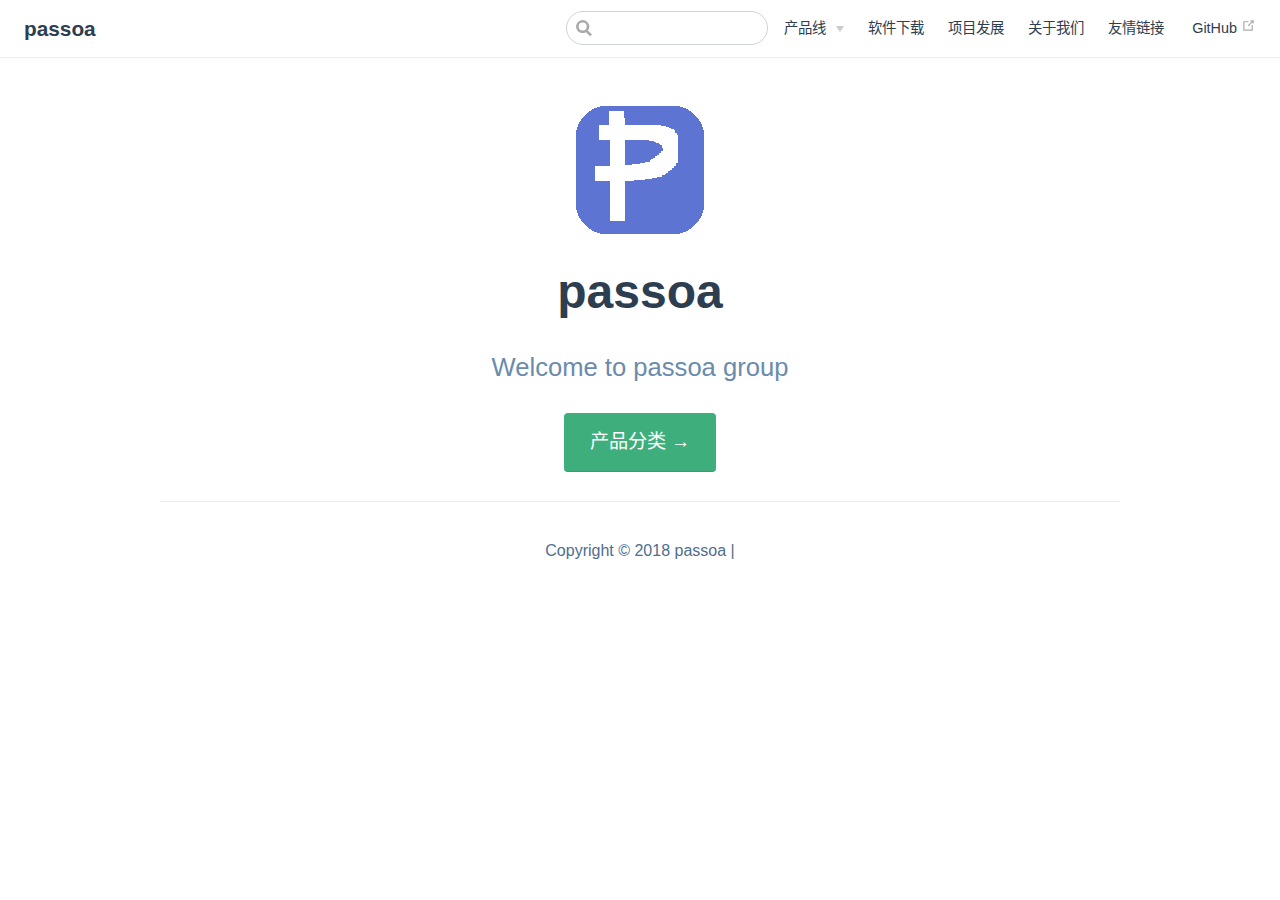
<file: index.html>
<!DOCTYPE html>
<html lang="zh-CN">
  <head>
    <meta charset="utf-8">
    <meta name="viewport" content="width=device-width,initial-scale=1">
    <title>passoa</title>
    <meta name="description" content="Welcome to passoa group">
    <link rel="icon" href="/passoa.png">
  <link rel="manifest" href="/manifest.json">
  <meta name="theme-color" content="#3eaf7c">
  <meta name="apple-mobile-web-app-capable" content="yes">
  <meta name="apple-mobile-web-app-status-bar-style" content="black">
  <link rel="apple-touch-icon" href="/icons/apple-touch-icon-152x152.png">
  <link rel="mask-icon" href="/icons/safari-pinned-tab.svg" color="#3eaf7c">
  <meta name="msapplication-TileImage" content="/icons/msapplication-icon-144x144.png">
  <meta name="msapplication-TileColor" content="#000000">
    
    <link rel="preload" href="/assets/css/0.styles.32ec5580.css" as="style"><link rel="preload" href="/assets/js/app.89ef60ff.js" as="script"><link rel="preload" href="/assets/js/8.ad866951.js" as="script"><link rel="prefetch" href="/assets/js/6.a6fca171.js"><link rel="prefetch" href="/assets/js/2.2a1d5c6c.js"><link rel="prefetch" href="/assets/js/3.c2946946.js"><link rel="prefetch" href="/assets/js/4.be4c049f.js"><link rel="prefetch" href="/assets/js/5.0f26de18.js"><link rel="prefetch" href="/assets/js/7.c9624dcc.js"><link rel="prefetch" href="/assets/js/9.bed7eb85.js"><link rel="prefetch" href="/assets/js/10.77f06cbc.js"><link rel="prefetch" href="/assets/js/11.412ef3a7.js"><link rel="prefetch" href="/assets/js/12.2cb93a05.js"><link rel="prefetch" href="/assets/js/13.6a711609.js"><link rel="prefetch" href="/assets/js/14.34102619.js">
    <link rel="stylesheet" href="/assets/css/0.styles.32ec5580.css">
  </head>
  <body>
    <div id="app" data-server-rendered="true"><div class="theme-container no-sidebar"><header class="navbar"><div class="sidebar-button"><svg xmlns="http://www.w3.org/2000/svg" aria-hidden="true" role="img" viewBox="0 0 448 512" class="icon"><path fill="currentColor" d="M436 124H12c-6.627 0-12-5.373-12-12V80c0-6.627 5.373-12 12-12h424c6.627 0 12 5.373 12 12v32c0 6.627-5.373 12-12 12zm0 160H12c-6.627 0-12-5.373-12-12v-32c0-6.627 5.373-12 12-12h424c6.627 0 12 5.373 12 12v32c0 6.627-5.373 12-12 12zm0 160H12c-6.627 0-12-5.373-12-12v-32c0-6.627 5.373-12 12-12h424c6.627 0 12 5.373 12 12v32c0 6.627-5.373 12-12 12z"></path></svg></div> <a href="/" class="home-link router-link-exact-active router-link-active"><!----> <span class="site-name">passoa</span></a> <div class="links" style="max-width:nullpx;"><div class="search-box"><input aria-label="Search" autocomplete="off" spellcheck="false" value=""> <!----></div> <nav class="nav-links can-hide"><div class="nav-item"><div class="dropdown-wrapper"><a class="dropdown-title"><span class="title">产品线</span> <span class="arrow right"></span></a> <ul class="nav-dropdown" style="display:none;"><li class="dropdown-item"><!----> <a href="/blog/Mura/" class="nav-link">Mura</a></li><li class="dropdown-item"><!----> <a href="/blog/Poseidon/" class="nav-link">Poseidon</a></li><li class="dropdown-item"><!----> <a href="/blog/Cactus/" class="nav-link">Cactus</a></li></ul></div></div><div class="nav-item"><a href="/download/" class="nav-link">软件下载</a></div><div class="nav-item"><a href="/project/" class="nav-link">项目发展</a></div><div class="nav-item"><a href="/about/" class="nav-link">关于我们</a></div><div class="nav-item"><a href="/friends/" class="nav-link">友情链接</a></div> <a href="https://github.com/losper" target="_blank" rel="noopener noreferrer" class="repo-link">
    GitHub
    <svg xmlns="http://www.w3.org/2000/svg" aria-hidden="true" x="0px" y="0px" viewBox="0 0 100 100" width="15" height="15" class="icon outbound"><path fill="currentColor" d="M18.8,85.1h56l0,0c2.2,0,4-1.8,4-4v-32h-8v28h-48v-48h28v-8h-32l0,0c-2.2,0-4,1.8-4,4v56C14.8,83.3,16.6,85.1,18.8,85.1z"></path> <polygon fill="currentColor" points="45.7,48.7 51.3,54.3 77.2,28.5 77.2,37.2 85.2,37.2 85.2,14.9 62.8,14.9 62.8,22.9 71.5,22.9"></polygon></svg></a></nav></div></header> <div class="sidebar-mask"></div> <div class="sidebar"><nav class="nav-links"><div class="nav-item"><div class="dropdown-wrapper"><a class="dropdown-title"><span class="title">产品线</span> <span class="arrow right"></span></a> <ul class="nav-dropdown" style="display:none;"><li class="dropdown-item"><!----> <a href="/blog/Mura/" class="nav-link">Mura</a></li><li class="dropdown-item"><!----> <a href="/blog/Poseidon/" class="nav-link">Poseidon</a></li><li class="dropdown-item"><!----> <a href="/blog/Cactus/" class="nav-link">Cactus</a></li></ul></div></div><div class="nav-item"><a href="/download/" class="nav-link">软件下载</a></div><div class="nav-item"><a href="/project/" class="nav-link">项目发展</a></div><div class="nav-item"><a href="/about/" class="nav-link">关于我们</a></div><div class="nav-item"><a href="/friends/" class="nav-link">友情链接</a></div> <a href="https://github.com/losper" target="_blank" rel="noopener noreferrer" class="repo-link">
    GitHub
    <svg xmlns="http://www.w3.org/2000/svg" aria-hidden="true" x="0px" y="0px" viewBox="0 0 100 100" width="15" height="15" class="icon outbound"><path fill="currentColor" d="M18.8,85.1h56l0,0c2.2,0,4-1.8,4-4v-32h-8v28h-48v-48h28v-8h-32l0,0c-2.2,0-4,1.8-4,4v56C14.8,83.3,16.6,85.1,18.8,85.1z"></path> <polygon fill="currentColor" points="45.7,48.7 51.3,54.3 77.2,28.5 77.2,37.2 85.2,37.2 85.2,14.9 62.8,14.9 62.8,22.9 71.5,22.9"></polygon></svg></a></nav>  <ul class="sidebar-links"><li><a href="/" class="active sidebar-link">Home</a></li></ul> </div> <div class="home"><div class="hero"><img src="/passoa.png" alt="hero"> <h1>passoa</h1> <p class="description">
      Welcome to passoa group
    </p> <p class="action"><a href="/blog/Mura/index.html" class="nav-link action-button">产品分类 →</a></p></div> <!----> <div class="content custom"></div> <div class="footer">
    Copyright © 2018 passoa |
  </div></div> <!----></div></div>
    <script src="/assets/js/8.ad866951.js" defer></script><script src="/assets/js/app.89ef60ff.js" defer></script>
    <!-- <script>
      var _hmt = _hmt || [];
      (function() {
        var hm = document.createElement("script");
        hm.src = "https://hm.baidu.com/hm.js?c3446600de53c605ba4f6c792e47dff9";
        var s = document.getElementsByTagName("script")[0];
        s.parentNode.insertBefore(hm, s);
      })();
    </script> -->
  </body>
</html>
</file>
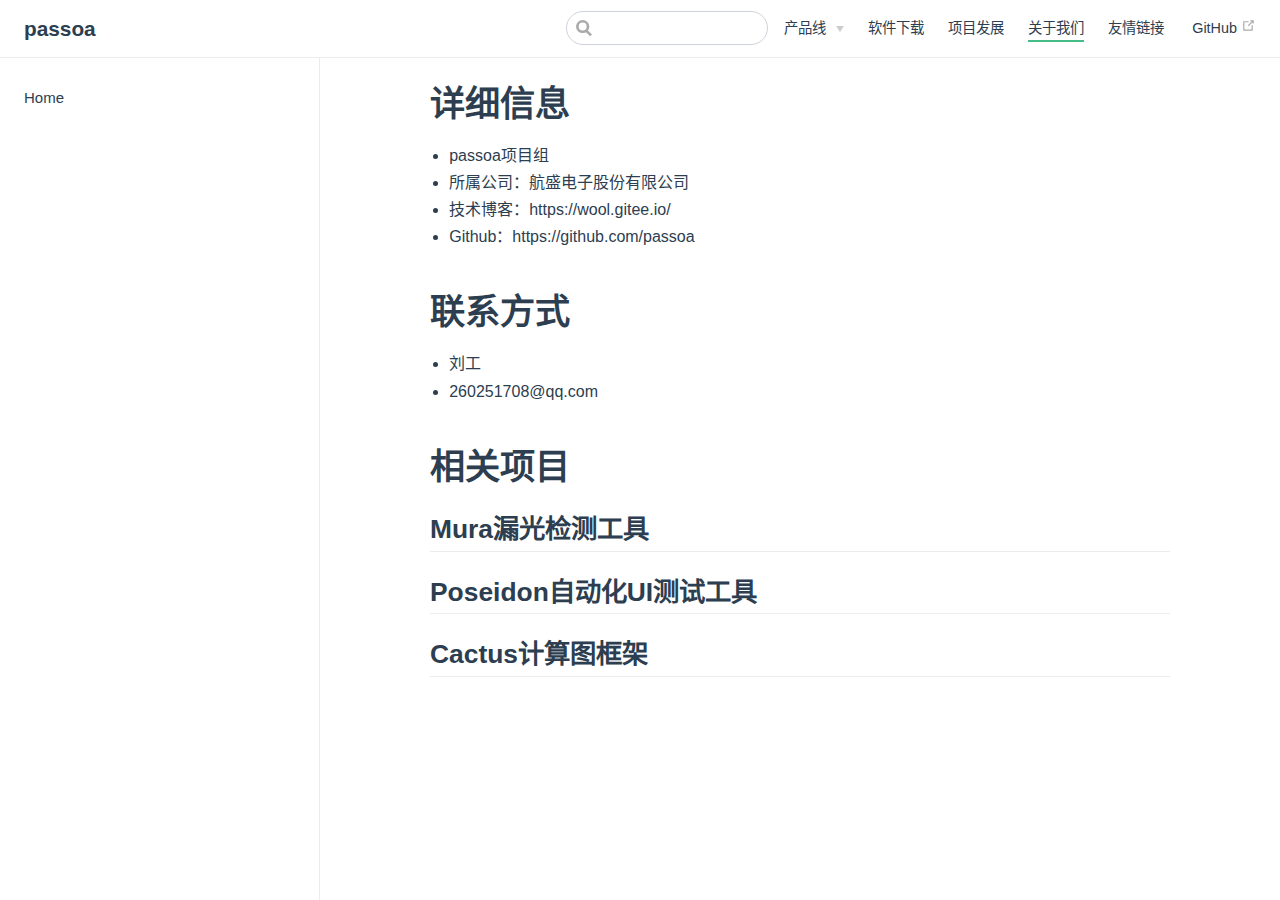
<file: about/index.html>
<!DOCTYPE html>
<html lang="zh-CN">
  <head>
    <meta charset="utf-8">
    <meta name="viewport" content="width=device-width,initial-scale=1">
    <title>详细信息 | passoa</title>
    <meta name="description" content="Welcome to passoa group">
    <link rel="icon" href="/passoa.png">
  <link rel="manifest" href="/manifest.json">
  <meta name="theme-color" content="#3eaf7c">
  <meta name="apple-mobile-web-app-capable" content="yes">
  <meta name="apple-mobile-web-app-status-bar-style" content="black">
  <link rel="apple-touch-icon" href="/icons/apple-touch-icon-152x152.png">
  <link rel="mask-icon" href="/icons/safari-pinned-tab.svg" color="#3eaf7c">
  <meta name="msapplication-TileImage" content="/icons/msapplication-icon-144x144.png">
  <meta name="msapplication-TileColor" content="#000000">
    
    <link rel="preload" href="/assets/css/0.styles.32ec5580.css" as="style"><link rel="preload" href="/assets/js/app.89ef60ff.js" as="script"><link rel="preload" href="/assets/js/9.bed7eb85.js" as="script"><link rel="prefetch" href="/assets/js/6.a6fca171.js"><link rel="prefetch" href="/assets/js/2.2a1d5c6c.js"><link rel="prefetch" href="/assets/js/3.c2946946.js"><link rel="prefetch" href="/assets/js/4.be4c049f.js"><link rel="prefetch" href="/assets/js/5.0f26de18.js"><link rel="prefetch" href="/assets/js/7.c9624dcc.js"><link rel="prefetch" href="/assets/js/8.ad866951.js"><link rel="prefetch" href="/assets/js/10.77f06cbc.js"><link rel="prefetch" href="/assets/js/11.412ef3a7.js"><link rel="prefetch" href="/assets/js/12.2cb93a05.js"><link rel="prefetch" href="/assets/js/13.6a711609.js"><link rel="prefetch" href="/assets/js/14.34102619.js">
    <link rel="stylesheet" href="/assets/css/0.styles.32ec5580.css">
  </head>
  <body>
    <div id="app" data-server-rendered="true"><div class="theme-container"><header class="navbar"><div class="sidebar-button"><svg xmlns="http://www.w3.org/2000/svg" aria-hidden="true" role="img" viewBox="0 0 448 512" class="icon"><path fill="currentColor" d="M436 124H12c-6.627 0-12-5.373-12-12V80c0-6.627 5.373-12 12-12h424c6.627 0 12 5.373 12 12v32c0 6.627-5.373 12-12 12zm0 160H12c-6.627 0-12-5.373-12-12v-32c0-6.627 5.373-12 12-12h424c6.627 0 12 5.373 12 12v32c0 6.627-5.373 12-12 12zm0 160H12c-6.627 0-12-5.373-12-12v-32c0-6.627 5.373-12 12-12h424c6.627 0 12 5.373 12 12v32c0 6.627-5.373 12-12 12z"></path></svg></div> <a href="/" class="home-link router-link-active"><!----> <span class="site-name">passoa</span></a> <div class="links" style="max-width:nullpx;"><div class="search-box"><input aria-label="Search" autocomplete="off" spellcheck="false" value=""> <!----></div> <nav class="nav-links can-hide"><div class="nav-item"><div class="dropdown-wrapper"><a class="dropdown-title"><span class="title">产品线</span> <span class="arrow right"></span></a> <ul class="nav-dropdown" style="display:none;"><li class="dropdown-item"><!----> <a href="/blog/Mura/" class="nav-link">Mura</a></li><li class="dropdown-item"><!----> <a href="/blog/Poseidon/" class="nav-link">Poseidon</a></li><li class="dropdown-item"><!----> <a href="/blog/Cactus/" class="nav-link">Cactus</a></li></ul></div></div><div class="nav-item"><a href="/download/" class="nav-link">软件下载</a></div><div class="nav-item"><a href="/project/" class="nav-link">项目发展</a></div><div class="nav-item"><a href="/about/" class="nav-link router-link-exact-active router-link-active">关于我们</a></div><div class="nav-item"><a href="/friends/" class="nav-link">友情链接</a></div> <a href="https://github.com/losper" target="_blank" rel="noopener noreferrer" class="repo-link">
    GitHub
    <svg xmlns="http://www.w3.org/2000/svg" aria-hidden="true" x="0px" y="0px" viewBox="0 0 100 100" width="15" height="15" class="icon outbound"><path fill="currentColor" d="M18.8,85.1h56l0,0c2.2,0,4-1.8,4-4v-32h-8v28h-48v-48h28v-8h-32l0,0c-2.2,0-4,1.8-4,4v56C14.8,83.3,16.6,85.1,18.8,85.1z"></path> <polygon fill="currentColor" points="45.7,48.7 51.3,54.3 77.2,28.5 77.2,37.2 85.2,37.2 85.2,14.9 62.8,14.9 62.8,22.9 71.5,22.9"></polygon></svg></a></nav></div></header> <div class="sidebar-mask"></div> <div class="sidebar"><nav class="nav-links"><div class="nav-item"><div class="dropdown-wrapper"><a class="dropdown-title"><span class="title">产品线</span> <span class="arrow right"></span></a> <ul class="nav-dropdown" style="display:none;"><li class="dropdown-item"><!----> <a href="/blog/Mura/" class="nav-link">Mura</a></li><li class="dropdown-item"><!----> <a href="/blog/Poseidon/" class="nav-link">Poseidon</a></li><li class="dropdown-item"><!----> <a href="/blog/Cactus/" class="nav-link">Cactus</a></li></ul></div></div><div class="nav-item"><a href="/download/" class="nav-link">软件下载</a></div><div class="nav-item"><a href="/project/" class="nav-link">项目发展</a></div><div class="nav-item"><a href="/about/" class="nav-link router-link-exact-active router-link-active">关于我们</a></div><div class="nav-item"><a href="/friends/" class="nav-link">友情链接</a></div> <a href="https://github.com/losper" target="_blank" rel="noopener noreferrer" class="repo-link">
    GitHub
    <svg xmlns="http://www.w3.org/2000/svg" aria-hidden="true" x="0px" y="0px" viewBox="0 0 100 100" width="15" height="15" class="icon outbound"><path fill="currentColor" d="M18.8,85.1h56l0,0c2.2,0,4-1.8,4-4v-32h-8v28h-48v-48h28v-8h-32l0,0c-2.2,0-4,1.8-4,4v56C14.8,83.3,16.6,85.1,18.8,85.1z"></path> <polygon fill="currentColor" points="45.7,48.7 51.3,54.3 77.2,28.5 77.2,37.2 85.2,37.2 85.2,14.9 62.8,14.9 62.8,22.9 71.5,22.9"></polygon></svg></a></nav>  <ul class="sidebar-links"><li><a href="/" class="sidebar-link">Home</a></li></ul> </div> <div class="page"> <div class="content"><h1 id="详细信息"><a href="#详细信息" aria-hidden="true" class="header-anchor">#</a> 详细信息</h1> <ul><li>passoa项目组</li> <li>所属公司：航盛电子股份有限公司</li> <li>技术博客：https://wool.gitee.io/</li> <li>Github：https://github.com/passoa</li></ul> <h1 id="联系方式"><a href="#联系方式" aria-hidden="true" class="header-anchor">#</a> 联系方式</h1> <ul><li>刘工</li> <li>260251708@qq.com</li></ul> <h1 id="相关项目"><a href="#相关项目" aria-hidden="true" class="header-anchor">#</a> 相关项目</h1> <h2 id="mura漏光检测工具"><a href="#mura漏光检测工具" aria-hidden="true" class="header-anchor">#</a> Mura漏光检测工具</h2> <h2 id="poseidon自动化ui测试工具"><a href="#poseidon自动化ui测试工具" aria-hidden="true" class="header-anchor">#</a> Poseidon自动化UI测试工具</h2> <h2 id="cactus计算图框架"><a href="#cactus计算图框架" aria-hidden="true" class="header-anchor">#</a> Cactus计算图框架</h2></div> <!---->  <!----></div> <!----></div></div>
    <script src="/assets/js/9.bed7eb85.js" defer></script><script src="/assets/js/app.89ef60ff.js" defer></script>
    <!-- <script>
      var _hmt = _hmt || [];
      (function() {
        var hm = document.createElement("script");
        hm.src = "https://hm.baidu.com/hm.js?c3446600de53c605ba4f6c792e47dff9";
        var s = document.getElementsByTagName("script")[0];
        s.parentNode.insertBefore(hm, s);
      })();
    </script> -->
  </body>
</html>
</file>
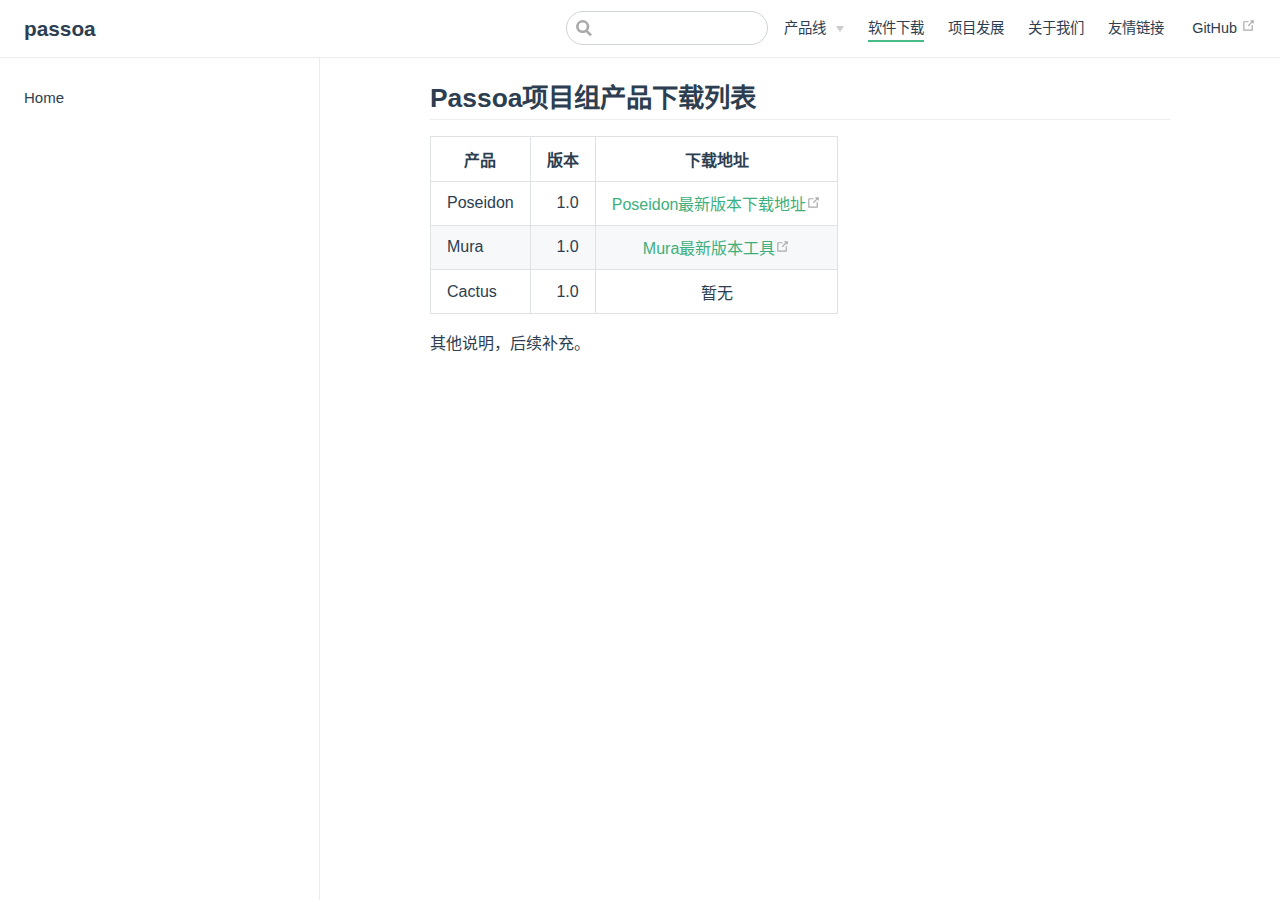
<file: download/index.html>
<!DOCTYPE html>
<html lang="zh-CN">
  <head>
    <meta charset="utf-8">
    <meta name="viewport" content="width=device-width,initial-scale=1">
    <title>passoa项目组产品下载列表 | passoa</title>
    <meta name="description" content="Welcome to passoa group">
    <link rel="icon" href="/passoa.png">
  <link rel="manifest" href="/manifest.json">
  <meta name="theme-color" content="#3eaf7c">
  <meta name="apple-mobile-web-app-capable" content="yes">
  <meta name="apple-mobile-web-app-status-bar-style" content="black">
  <link rel="apple-touch-icon" href="/icons/apple-touch-icon-152x152.png">
  <link rel="mask-icon" href="/icons/safari-pinned-tab.svg" color="#3eaf7c">
  <meta name="msapplication-TileImage" content="/icons/msapplication-icon-144x144.png">
  <meta name="msapplication-TileColor" content="#000000">
    
    <link rel="preload" href="/assets/css/0.styles.32ec5580.css" as="style"><link rel="preload" href="/assets/js/app.89ef60ff.js" as="script"><link rel="preload" href="/assets/js/13.6a711609.js" as="script"><link rel="prefetch" href="/assets/js/6.a6fca171.js"><link rel="prefetch" href="/assets/js/2.2a1d5c6c.js"><link rel="prefetch" href="/assets/js/3.c2946946.js"><link rel="prefetch" href="/assets/js/4.be4c049f.js"><link rel="prefetch" href="/assets/js/5.0f26de18.js"><link rel="prefetch" href="/assets/js/7.c9624dcc.js"><link rel="prefetch" href="/assets/js/8.ad866951.js"><link rel="prefetch" href="/assets/js/9.bed7eb85.js"><link rel="prefetch" href="/assets/js/10.77f06cbc.js"><link rel="prefetch" href="/assets/js/11.412ef3a7.js"><link rel="prefetch" href="/assets/js/12.2cb93a05.js"><link rel="prefetch" href="/assets/js/14.34102619.js">
    <link rel="stylesheet" href="/assets/css/0.styles.32ec5580.css">
  </head>
  <body>
    <div id="app" data-server-rendered="true"><div class="theme-container"><header class="navbar"><div class="sidebar-button"><svg xmlns="http://www.w3.org/2000/svg" aria-hidden="true" role="img" viewBox="0 0 448 512" class="icon"><path fill="currentColor" d="M436 124H12c-6.627 0-12-5.373-12-12V80c0-6.627 5.373-12 12-12h424c6.627 0 12 5.373 12 12v32c0 6.627-5.373 12-12 12zm0 160H12c-6.627 0-12-5.373-12-12v-32c0-6.627 5.373-12 12-12h424c6.627 0 12 5.373 12 12v32c0 6.627-5.373 12-12 12zm0 160H12c-6.627 0-12-5.373-12-12v-32c0-6.627 5.373-12 12-12h424c6.627 0 12 5.373 12 12v32c0 6.627-5.373 12-12 12z"></path></svg></div> <a href="/" class="home-link router-link-active"><!----> <span class="site-name">passoa</span></a> <div class="links" style="max-width:nullpx;"><div class="search-box"><input aria-label="Search" autocomplete="off" spellcheck="false" value=""> <!----></div> <nav class="nav-links can-hide"><div class="nav-item"><div class="dropdown-wrapper"><a class="dropdown-title"><span class="title">产品线</span> <span class="arrow right"></span></a> <ul class="nav-dropdown" style="display:none;"><li class="dropdown-item"><!----> <a href="/blog/Mura/" class="nav-link">Mura</a></li><li class="dropdown-item"><!----> <a href="/blog/Poseidon/" class="nav-link">Poseidon</a></li><li class="dropdown-item"><!----> <a href="/blog/Cactus/" class="nav-link">Cactus</a></li></ul></div></div><div class="nav-item"><a href="/download/" class="nav-link router-link-exact-active router-link-active">软件下载</a></div><div class="nav-item"><a href="/project/" class="nav-link">项目发展</a></div><div class="nav-item"><a href="/about/" class="nav-link">关于我们</a></div><div class="nav-item"><a href="/friends/" class="nav-link">友情链接</a></div> <a href="https://github.com/losper" target="_blank" rel="noopener noreferrer" class="repo-link">
    GitHub
    <svg xmlns="http://www.w3.org/2000/svg" aria-hidden="true" x="0px" y="0px" viewBox="0 0 100 100" width="15" height="15" class="icon outbound"><path fill="currentColor" d="M18.8,85.1h56l0,0c2.2,0,4-1.8,4-4v-32h-8v28h-48v-48h28v-8h-32l0,0c-2.2,0-4,1.8-4,4v56C14.8,83.3,16.6,85.1,18.8,85.1z"></path> <polygon fill="currentColor" points="45.7,48.7 51.3,54.3 77.2,28.5 77.2,37.2 85.2,37.2 85.2,14.9 62.8,14.9 62.8,22.9 71.5,22.9"></polygon></svg></a></nav></div></header> <div class="sidebar-mask"></div> <div class="sidebar"><nav class="nav-links"><div class="nav-item"><div class="dropdown-wrapper"><a class="dropdown-title"><span class="title">产品线</span> <span class="arrow right"></span></a> <ul class="nav-dropdown" style="display:none;"><li class="dropdown-item"><!----> <a href="/blog/Mura/" class="nav-link">Mura</a></li><li class="dropdown-item"><!----> <a href="/blog/Poseidon/" class="nav-link">Poseidon</a></li><li class="dropdown-item"><!----> <a href="/blog/Cactus/" class="nav-link">Cactus</a></li></ul></div></div><div class="nav-item"><a href="/download/" class="nav-link router-link-exact-active router-link-active">软件下载</a></div><div class="nav-item"><a href="/project/" class="nav-link">项目发展</a></div><div class="nav-item"><a href="/about/" class="nav-link">关于我们</a></div><div class="nav-item"><a href="/friends/" class="nav-link">友情链接</a></div> <a href="https://github.com/losper" target="_blank" rel="noopener noreferrer" class="repo-link">
    GitHub
    <svg xmlns="http://www.w3.org/2000/svg" aria-hidden="true" x="0px" y="0px" viewBox="0 0 100 100" width="15" height="15" class="icon outbound"><path fill="currentColor" d="M18.8,85.1h56l0,0c2.2,0,4-1.8,4-4v-32h-8v28h-48v-48h28v-8h-32l0,0c-2.2,0-4,1.8-4,4v56C14.8,83.3,16.6,85.1,18.8,85.1z"></path> <polygon fill="currentColor" points="45.7,48.7 51.3,54.3 77.2,28.5 77.2,37.2 85.2,37.2 85.2,14.9 62.8,14.9 62.8,22.9 71.5,22.9"></polygon></svg></a></nav>  <ul class="sidebar-links"><li><a href="/" class="sidebar-link">Home</a></li></ul> </div> <div class="page"> <div class="content"><h2 id="passoa项目组产品下载列表"><a href="#passoa项目组产品下载列表" aria-hidden="true" class="header-anchor">#</a> Passoa项目组产品下载列表</h2> <table><thead><tr><th>产品</th> <th style="text-align:right">版本</th> <th style="text-align:center">下载地址</th></tr></thead> <tbody><tr><td>Poseidon</td> <td style="text-align:right">1.0</td> <td style="text-align:center"><a href="http://118.24.247.135:8007/share/CrvHdwup?dl=1" target="_blank" rel="noopener noreferrer">Poseidon最新版本下载地址<svg xmlns="http://www.w3.org/2000/svg" aria-hidden="true" x="0px" y="0px" viewBox="0 0 100 100" width="15" height="15" class="icon outbound"><path fill="currentColor" d="M18.8,85.1h56l0,0c2.2,0,4-1.8,4-4v-32h-8v28h-48v-48h28v-8h-32l0,0c-2.2,0-4,1.8-4,4v56C14.8,83.3,16.6,85.1,18.8,85.1z"></path> <polygon fill="currentColor" points="45.7,48.7 51.3,54.3 77.2,28.5 77.2,37.2 85.2,37.2 85.2,14.9 62.8,14.9 62.8,22.9 71.5,22.9"></polygon></svg></a></td></tr> <tr><td>Mura</td> <td style="text-align:right">1.0</td> <td style="text-align:center"><a href="http://118.24.247.135:8007/share/icklJvRP?dl=1" target="_blank" rel="noopener noreferrer">Mura最新版本工具<svg xmlns="http://www.w3.org/2000/svg" aria-hidden="true" x="0px" y="0px" viewBox="0 0 100 100" width="15" height="15" class="icon outbound"><path fill="currentColor" d="M18.8,85.1h56l0,0c2.2,0,4-1.8,4-4v-32h-8v28h-48v-48h28v-8h-32l0,0c-2.2,0-4,1.8-4,4v56C14.8,83.3,16.6,85.1,18.8,85.1z"></path> <polygon fill="currentColor" points="45.7,48.7 51.3,54.3 77.2,28.5 77.2,37.2 85.2,37.2 85.2,14.9 62.8,14.9 62.8,22.9 71.5,22.9"></polygon></svg></a></td></tr> <tr><td>Cactus</td> <td style="text-align:right">1.0</td> <td style="text-align:center">暂无</td></tr></tbody></table> <p>其他说明，后续补充。</p></div> <!---->  <div class="vcomment"><div id="vcomments"></div></div></div> <!----></div></div>
    <script src="/assets/js/13.6a711609.js" defer></script><script src="/assets/js/app.89ef60ff.js" defer></script>
    <!-- <script>
      var _hmt = _hmt || [];
      (function() {
        var hm = document.createElement("script");
        hm.src = "https://hm.baidu.com/hm.js?c3446600de53c605ba4f6c792e47dff9";
        var s = document.getElementsByTagName("script")[0];
        s.parentNode.insertBefore(hm, s);
      })();
    </script> -->
  </body>
</html>
</file>
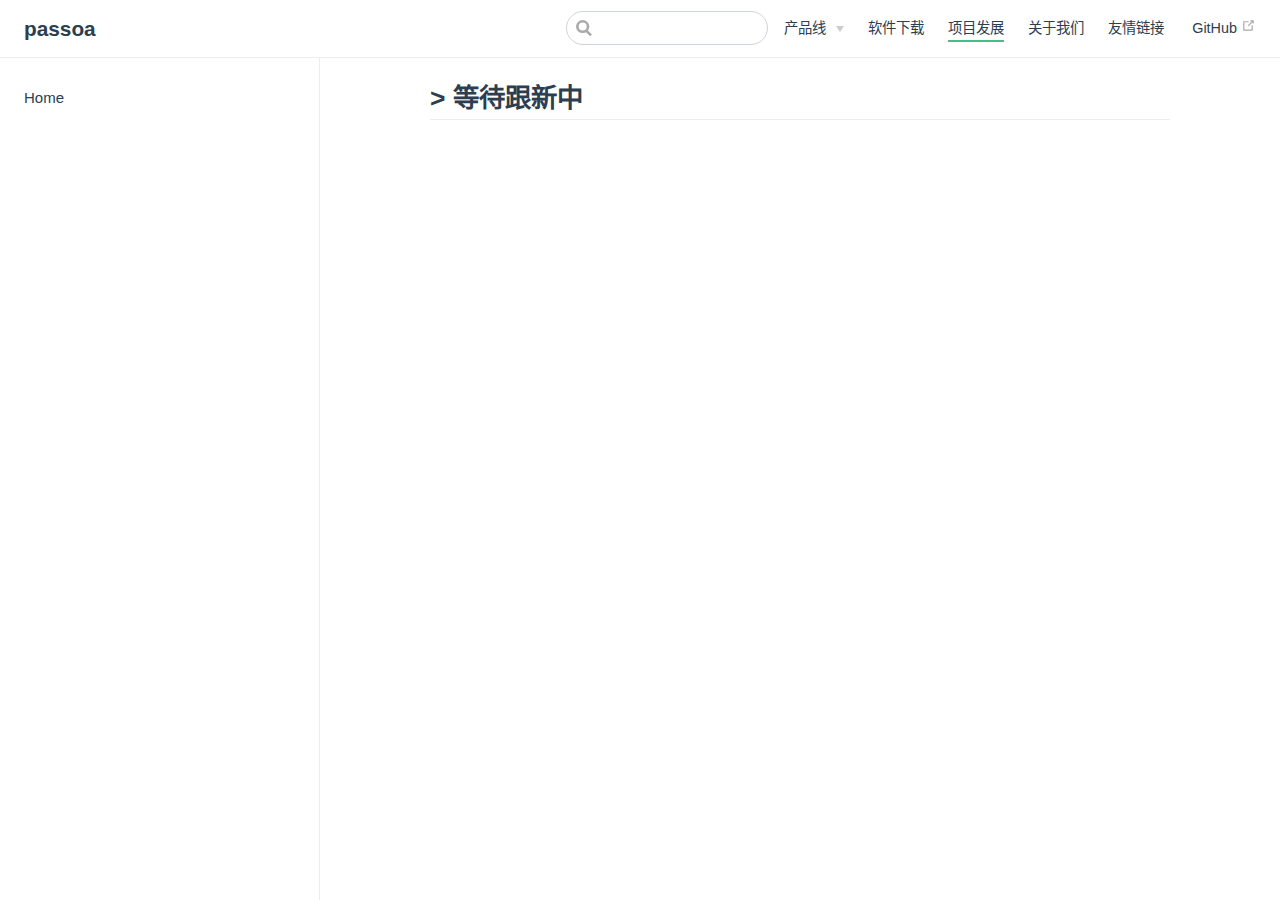
<file: project/index.html>
<!DOCTYPE html>
<html lang="zh-CN">
  <head>
    <meta charset="utf-8">
    <meta name="viewport" content="width=device-width,initial-scale=1">
    <title>vue | passoa</title>
    <meta name="description" content="Welcome to passoa group">
    <link rel="icon" href="/passoa.png">
  <link rel="manifest" href="/manifest.json">
  <meta name="theme-color" content="#3eaf7c">
  <meta name="apple-mobile-web-app-capable" content="yes">
  <meta name="apple-mobile-web-app-status-bar-style" content="black">
  <link rel="apple-touch-icon" href="/icons/apple-touch-icon-152x152.png">
  <link rel="mask-icon" href="/icons/safari-pinned-tab.svg" color="#3eaf7c">
  <meta name="msapplication-TileImage" content="/icons/msapplication-icon-144x144.png">
  <meta name="msapplication-TileColor" content="#000000">
    
    <link rel="preload" href="/assets/css/0.styles.32ec5580.css" as="style"><link rel="preload" href="/assets/js/app.89ef60ff.js" as="script"><link rel="preload" href="/assets/js/14.34102619.js" as="script"><link rel="prefetch" href="/assets/js/6.a6fca171.js"><link rel="prefetch" href="/assets/js/2.2a1d5c6c.js"><link rel="prefetch" href="/assets/js/3.c2946946.js"><link rel="prefetch" href="/assets/js/4.be4c049f.js"><link rel="prefetch" href="/assets/js/5.0f26de18.js"><link rel="prefetch" href="/assets/js/7.c9624dcc.js"><link rel="prefetch" href="/assets/js/8.ad866951.js"><link rel="prefetch" href="/assets/js/9.bed7eb85.js"><link rel="prefetch" href="/assets/js/10.77f06cbc.js"><link rel="prefetch" href="/assets/js/11.412ef3a7.js"><link rel="prefetch" href="/assets/js/12.2cb93a05.js"><link rel="prefetch" href="/assets/js/13.6a711609.js">
    <link rel="stylesheet" href="/assets/css/0.styles.32ec5580.css">
  </head>
  <body>
    <div id="app" data-server-rendered="true"><div class="theme-container"><header class="navbar"><div class="sidebar-button"><svg xmlns="http://www.w3.org/2000/svg" aria-hidden="true" role="img" viewBox="0 0 448 512" class="icon"><path fill="currentColor" d="M436 124H12c-6.627 0-12-5.373-12-12V80c0-6.627 5.373-12 12-12h424c6.627 0 12 5.373 12 12v32c0 6.627-5.373 12-12 12zm0 160H12c-6.627 0-12-5.373-12-12v-32c0-6.627 5.373-12 12-12h424c6.627 0 12 5.373 12 12v32c0 6.627-5.373 12-12 12zm0 160H12c-6.627 0-12-5.373-12-12v-32c0-6.627 5.373-12 12-12h424c6.627 0 12 5.373 12 12v32c0 6.627-5.373 12-12 12z"></path></svg></div> <a href="/" class="home-link router-link-active"><!----> <span class="site-name">passoa</span></a> <div class="links" style="max-width:nullpx;"><div class="search-box"><input aria-label="Search" autocomplete="off" spellcheck="false" value=""> <!----></div> <nav class="nav-links can-hide"><div class="nav-item"><div class="dropdown-wrapper"><a class="dropdown-title"><span class="title">产品线</span> <span class="arrow right"></span></a> <ul class="nav-dropdown" style="display:none;"><li class="dropdown-item"><!----> <a href="/blog/Mura/" class="nav-link">Mura</a></li><li class="dropdown-item"><!----> <a href="/blog/Poseidon/" class="nav-link">Poseidon</a></li><li class="dropdown-item"><!----> <a href="/blog/Cactus/" class="nav-link">Cactus</a></li></ul></div></div><div class="nav-item"><a href="/download/" class="nav-link">软件下载</a></div><div class="nav-item"><a href="/project/" class="nav-link router-link-exact-active router-link-active">项目发展</a></div><div class="nav-item"><a href="/about/" class="nav-link">关于我们</a></div><div class="nav-item"><a href="/friends/" class="nav-link">友情链接</a></div> <a href="https://github.com/losper" target="_blank" rel="noopener noreferrer" class="repo-link">
    GitHub
    <svg xmlns="http://www.w3.org/2000/svg" aria-hidden="true" x="0px" y="0px" viewBox="0 0 100 100" width="15" height="15" class="icon outbound"><path fill="currentColor" d="M18.8,85.1h56l0,0c2.2,0,4-1.8,4-4v-32h-8v28h-48v-48h28v-8h-32l0,0c-2.2,0-4,1.8-4,4v56C14.8,83.3,16.6,85.1,18.8,85.1z"></path> <polygon fill="currentColor" points="45.7,48.7 51.3,54.3 77.2,28.5 77.2,37.2 85.2,37.2 85.2,14.9 62.8,14.9 62.8,22.9 71.5,22.9"></polygon></svg></a></nav></div></header> <div class="sidebar-mask"></div> <div class="sidebar"><nav class="nav-links"><div class="nav-item"><div class="dropdown-wrapper"><a class="dropdown-title"><span class="title">产品线</span> <span class="arrow right"></span></a> <ul class="nav-dropdown" style="display:none;"><li class="dropdown-item"><!----> <a href="/blog/Mura/" class="nav-link">Mura</a></li><li class="dropdown-item"><!----> <a href="/blog/Poseidon/" class="nav-link">Poseidon</a></li><li class="dropdown-item"><!----> <a href="/blog/Cactus/" class="nav-link">Cactus</a></li></ul></div></div><div class="nav-item"><a href="/download/" class="nav-link">软件下载</a></div><div class="nav-item"><a href="/project/" class="nav-link router-link-exact-active router-link-active">项目发展</a></div><div class="nav-item"><a href="/about/" class="nav-link">关于我们</a></div><div class="nav-item"><a href="/friends/" class="nav-link">友情链接</a></div> <a href="https://github.com/losper" target="_blank" rel="noopener noreferrer" class="repo-link">
    GitHub
    <svg xmlns="http://www.w3.org/2000/svg" aria-hidden="true" x="0px" y="0px" viewBox="0 0 100 100" width="15" height="15" class="icon outbound"><path fill="currentColor" d="M18.8,85.1h56l0,0c2.2,0,4-1.8,4-4v-32h-8v28h-48v-48h28v-8h-32l0,0c-2.2,0-4,1.8-4,4v56C14.8,83.3,16.6,85.1,18.8,85.1z"></path> <polygon fill="currentColor" points="45.7,48.7 51.3,54.3 77.2,28.5 77.2,37.2 85.2,37.2 85.2,14.9 62.8,14.9 62.8,22.9 71.5,22.9"></polygon></svg></a></nav>  <ul class="sidebar-links"><li><a href="/" class="sidebar-link">Home</a></li></ul> </div> <div class="page"> <div class="content"><h2 id="等待跟新中"><a href="#等待跟新中" aria-hidden="true" class="header-anchor">#</a> &gt; 等待跟新中</h2></div> <!---->  <div class="vcomment"><div id="vcomments"></div></div></div> <!----></div></div>
    <script src="/assets/js/14.34102619.js" defer></script><script src="/assets/js/app.89ef60ff.js" defer></script>
    <!-- <script>
      var _hmt = _hmt || [];
      (function() {
        var hm = document.createElement("script");
        hm.src = "https://hm.baidu.com/hm.js?c3446600de53c605ba4f6c792e47dff9";
        var s = document.getElementsByTagName("script")[0];
        s.parentNode.insertBefore(hm, s);
      })();
    </script> -->
  </body>
</html>
</file>
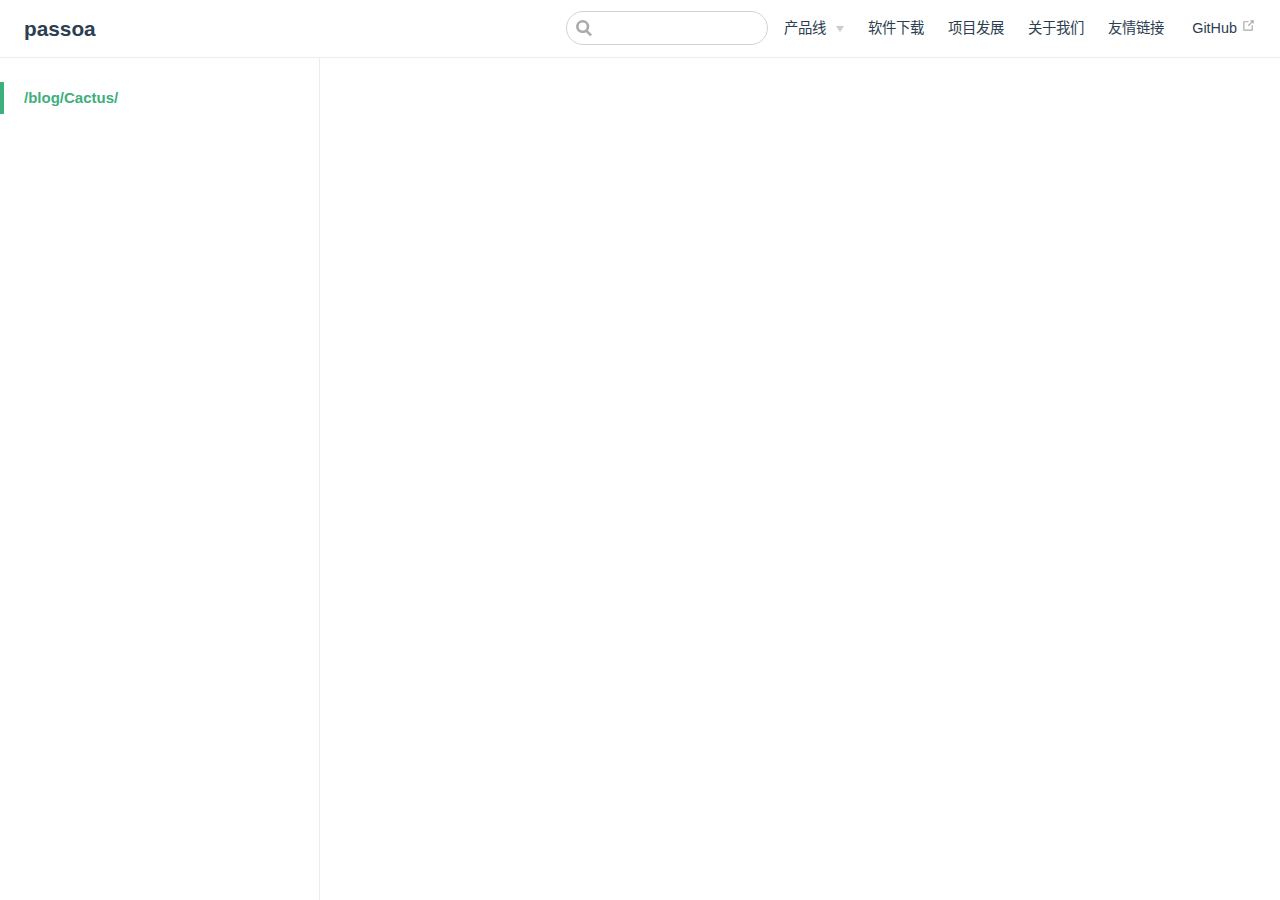
<file: blog/Cactus/index.html>
<!DOCTYPE html>
<html lang="zh-CN">
  <head>
    <meta charset="utf-8">
    <meta name="viewport" content="width=device-width,initial-scale=1">
    <title>passoa</title>
    <meta name="description" content="Welcome to passoa group">
    <link rel="icon" href="/passoa.png">
  <link rel="manifest" href="/manifest.json">
  <meta name="theme-color" content="#3eaf7c">
  <meta name="apple-mobile-web-app-capable" content="yes">
  <meta name="apple-mobile-web-app-status-bar-style" content="black">
  <link rel="apple-touch-icon" href="/icons/apple-touch-icon-152x152.png">
  <link rel="mask-icon" href="/icons/safari-pinned-tab.svg" color="#3eaf7c">
  <meta name="msapplication-TileImage" content="/icons/msapplication-icon-144x144.png">
  <meta name="msapplication-TileColor" content="#000000">
    
    <link rel="preload" href="/assets/css/0.styles.32ec5580.css" as="style"><link rel="preload" href="/assets/js/app.89ef60ff.js" as="script"><link rel="preload" href="/assets/js/10.77f06cbc.js" as="script"><link rel="prefetch" href="/assets/js/6.a6fca171.js"><link rel="prefetch" href="/assets/js/2.2a1d5c6c.js"><link rel="prefetch" href="/assets/js/3.c2946946.js"><link rel="prefetch" href="/assets/js/4.be4c049f.js"><link rel="prefetch" href="/assets/js/5.0f26de18.js"><link rel="prefetch" href="/assets/js/7.c9624dcc.js"><link rel="prefetch" href="/assets/js/8.ad866951.js"><link rel="prefetch" href="/assets/js/9.bed7eb85.js"><link rel="prefetch" href="/assets/js/11.412ef3a7.js"><link rel="prefetch" href="/assets/js/12.2cb93a05.js"><link rel="prefetch" href="/assets/js/13.6a711609.js"><link rel="prefetch" href="/assets/js/14.34102619.js">
    <link rel="stylesheet" href="/assets/css/0.styles.32ec5580.css">
  </head>
  <body>
    <div id="app" data-server-rendered="true"><div class="theme-container"><header class="navbar"><div class="sidebar-button"><svg xmlns="http://www.w3.org/2000/svg" aria-hidden="true" role="img" viewBox="0 0 448 512" class="icon"><path fill="currentColor" d="M436 124H12c-6.627 0-12-5.373-12-12V80c0-6.627 5.373-12 12-12h424c6.627 0 12 5.373 12 12v32c0 6.627-5.373 12-12 12zm0 160H12c-6.627 0-12-5.373-12-12v-32c0-6.627 5.373-12 12-12h424c6.627 0 12 5.373 12 12v32c0 6.627-5.373 12-12 12zm0 160H12c-6.627 0-12-5.373-12-12v-32c0-6.627 5.373-12 12-12h424c6.627 0 12 5.373 12 12v32c0 6.627-5.373 12-12 12z"></path></svg></div> <a href="/" class="home-link router-link-active"><!----> <span class="site-name">passoa</span></a> <div class="links" style="max-width:nullpx;"><div class="search-box"><input aria-label="Search" autocomplete="off" spellcheck="false" value=""> <!----></div> <nav class="nav-links can-hide"><div class="nav-item"><div class="dropdown-wrapper"><a class="dropdown-title"><span class="title">产品线</span> <span class="arrow right"></span></a> <ul class="nav-dropdown" style="display:none;"><li class="dropdown-item"><!----> <a href="/blog/Mura/" class="nav-link">Mura</a></li><li class="dropdown-item"><!----> <a href="/blog/Poseidon/" class="nav-link">Poseidon</a></li><li class="dropdown-item"><!----> <a href="/blog/Cactus/" class="nav-link router-link-exact-active router-link-active">Cactus</a></li></ul></div></div><div class="nav-item"><a href="/download/" class="nav-link">软件下载</a></div><div class="nav-item"><a href="/project/" class="nav-link">项目发展</a></div><div class="nav-item"><a href="/about/" class="nav-link">关于我们</a></div><div class="nav-item"><a href="/friends/" class="nav-link">友情链接</a></div> <a href="https://github.com/losper" target="_blank" rel="noopener noreferrer" class="repo-link">
    GitHub
    <svg xmlns="http://www.w3.org/2000/svg" aria-hidden="true" x="0px" y="0px" viewBox="0 0 100 100" width="15" height="15" class="icon outbound"><path fill="currentColor" d="M18.8,85.1h56l0,0c2.2,0,4-1.8,4-4v-32h-8v28h-48v-48h28v-8h-32l0,0c-2.2,0-4,1.8-4,4v56C14.8,83.3,16.6,85.1,18.8,85.1z"></path> <polygon fill="currentColor" points="45.7,48.7 51.3,54.3 77.2,28.5 77.2,37.2 85.2,37.2 85.2,14.9 62.8,14.9 62.8,22.9 71.5,22.9"></polygon></svg></a></nav></div></header> <div class="sidebar-mask"></div> <div class="sidebar"><nav class="nav-links"><div class="nav-item"><div class="dropdown-wrapper"><a class="dropdown-title"><span class="title">产品线</span> <span class="arrow right"></span></a> <ul class="nav-dropdown" style="display:none;"><li class="dropdown-item"><!----> <a href="/blog/Mura/" class="nav-link">Mura</a></li><li class="dropdown-item"><!----> <a href="/blog/Poseidon/" class="nav-link">Poseidon</a></li><li class="dropdown-item"><!----> <a href="/blog/Cactus/" class="nav-link router-link-exact-active router-link-active">Cactus</a></li></ul></div></div><div class="nav-item"><a href="/download/" class="nav-link">软件下载</a></div><div class="nav-item"><a href="/project/" class="nav-link">项目发展</a></div><div class="nav-item"><a href="/about/" class="nav-link">关于我们</a></div><div class="nav-item"><a href="/friends/" class="nav-link">友情链接</a></div> <a href="https://github.com/losper" target="_blank" rel="noopener noreferrer" class="repo-link">
    GitHub
    <svg xmlns="http://www.w3.org/2000/svg" aria-hidden="true" x="0px" y="0px" viewBox="0 0 100 100" width="15" height="15" class="icon outbound"><path fill="currentColor" d="M18.8,85.1h56l0,0c2.2,0,4-1.8,4-4v-32h-8v28h-48v-48h28v-8h-32l0,0c-2.2,0-4,1.8-4,4v56C14.8,83.3,16.6,85.1,18.8,85.1z"></path> <polygon fill="currentColor" points="45.7,48.7 51.3,54.3 77.2,28.5 77.2,37.2 85.2,37.2 85.2,14.9 62.8,14.9 62.8,22.9 71.5,22.9"></polygon></svg></a></nav>  <ul class="sidebar-links"><li><a href="/blog/Cactus/" class="active sidebar-link">/blog/Cactus/</a></li></ul> </div> <div class="page"> <div class="content"></div> <!---->  <!----></div> <!----></div></div>
    <script src="/assets/js/10.77f06cbc.js" defer></script><script src="/assets/js/app.89ef60ff.js" defer></script>
    <!-- <script>
      var _hmt = _hmt || [];
      (function() {
        var hm = document.createElement("script");
        hm.src = "https://hm.baidu.com/hm.js?c3446600de53c605ba4f6c792e47dff9";
        var s = document.getElementsByTagName("script")[0];
        s.parentNode.insertBefore(hm, s);
      })();
    </script> -->
  </body>
</html>
</file>
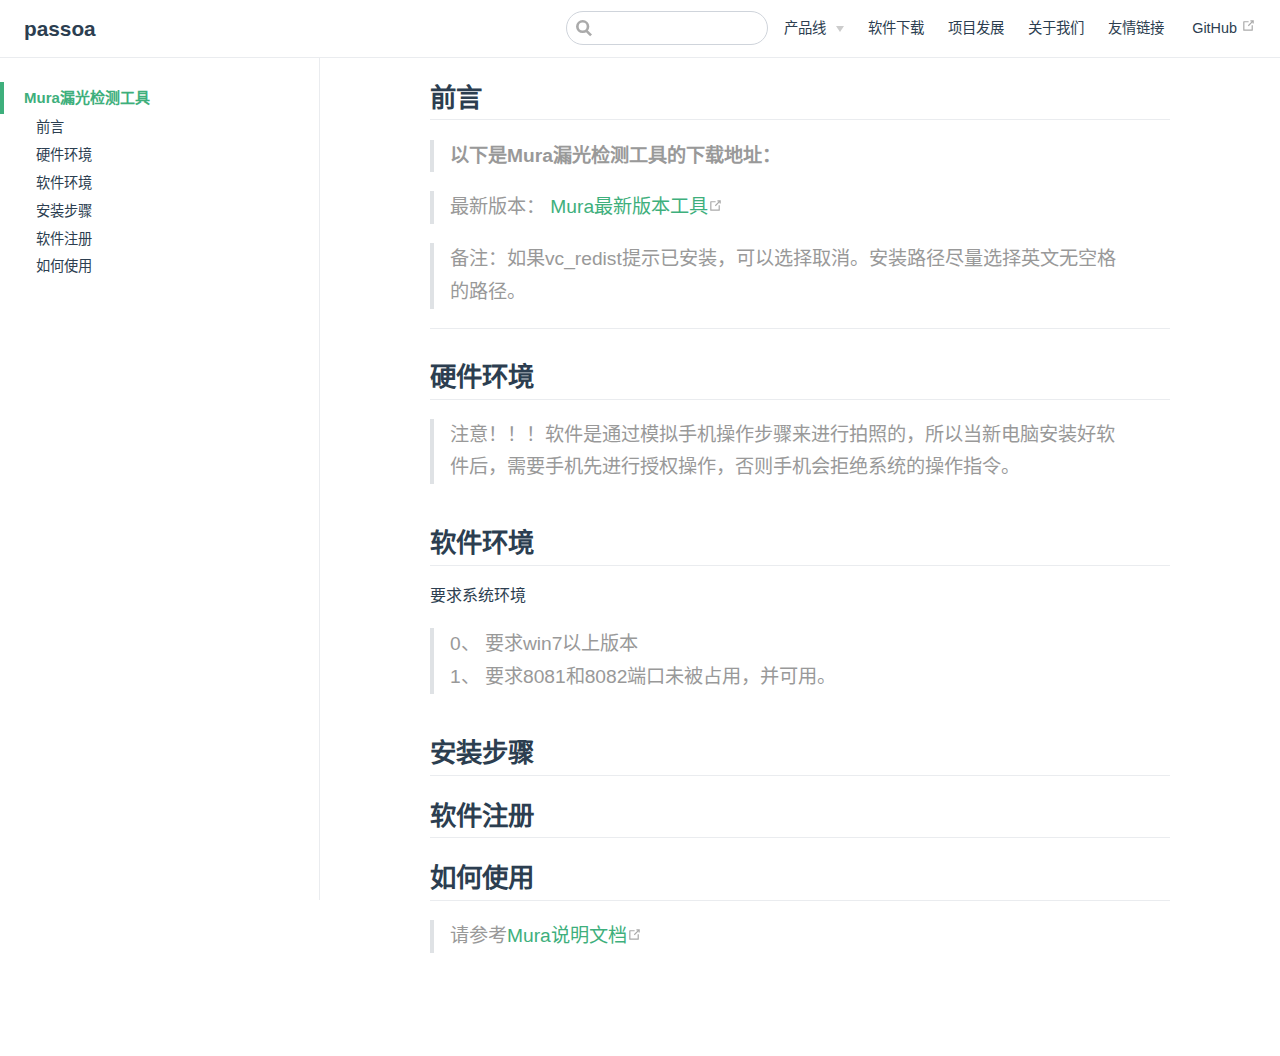
<file: blog/Mura/index.html>
<!DOCTYPE html>
<html lang="zh-CN">
  <head>
    <meta charset="utf-8">
    <meta name="viewport" content="width=device-width,initial-scale=1">
    <title>Mura漏光检测工具 | passoa</title>
    <meta name="description" content="Welcome to passoa group">
    <link rel="icon" href="/passoa.png">
  <link rel="manifest" href="/manifest.json">
  <meta name="theme-color" content="#3eaf7c">
  <meta name="apple-mobile-web-app-capable" content="yes">
  <meta name="apple-mobile-web-app-status-bar-style" content="black">
  <link rel="apple-touch-icon" href="/icons/apple-touch-icon-152x152.png">
  <link rel="mask-icon" href="/icons/safari-pinned-tab.svg" color="#3eaf7c">
  <meta name="msapplication-TileImage" content="/icons/msapplication-icon-144x144.png">
  <meta name="msapplication-TileColor" content="#000000">
    
    <link rel="preload" href="/assets/css/0.styles.32ec5580.css" as="style"><link rel="preload" href="/assets/js/app.89ef60ff.js" as="script"><link rel="preload" href="/assets/js/11.412ef3a7.js" as="script"><link rel="prefetch" href="/assets/js/6.a6fca171.js"><link rel="prefetch" href="/assets/js/2.2a1d5c6c.js"><link rel="prefetch" href="/assets/js/3.c2946946.js"><link rel="prefetch" href="/assets/js/4.be4c049f.js"><link rel="prefetch" href="/assets/js/5.0f26de18.js"><link rel="prefetch" href="/assets/js/7.c9624dcc.js"><link rel="prefetch" href="/assets/js/8.ad866951.js"><link rel="prefetch" href="/assets/js/9.bed7eb85.js"><link rel="prefetch" href="/assets/js/10.77f06cbc.js"><link rel="prefetch" href="/assets/js/12.2cb93a05.js"><link rel="prefetch" href="/assets/js/13.6a711609.js"><link rel="prefetch" href="/assets/js/14.34102619.js">
    <link rel="stylesheet" href="/assets/css/0.styles.32ec5580.css">
  </head>
  <body>
    <div id="app" data-server-rendered="true"><div class="theme-container"><header class="navbar"><div class="sidebar-button"><svg xmlns="http://www.w3.org/2000/svg" aria-hidden="true" role="img" viewBox="0 0 448 512" class="icon"><path fill="currentColor" d="M436 124H12c-6.627 0-12-5.373-12-12V80c0-6.627 5.373-12 12-12h424c6.627 0 12 5.373 12 12v32c0 6.627-5.373 12-12 12zm0 160H12c-6.627 0-12-5.373-12-12v-32c0-6.627 5.373-12 12-12h424c6.627 0 12 5.373 12 12v32c0 6.627-5.373 12-12 12zm0 160H12c-6.627 0-12-5.373-12-12v-32c0-6.627 5.373-12 12-12h424c6.627 0 12 5.373 12 12v32c0 6.627-5.373 12-12 12z"></path></svg></div> <a href="/" class="home-link router-link-active"><!----> <span class="site-name">passoa</span></a> <div class="links" style="max-width:nullpx;"><div class="search-box"><input aria-label="Search" autocomplete="off" spellcheck="false" value=""> <!----></div> <nav class="nav-links can-hide"><div class="nav-item"><div class="dropdown-wrapper"><a class="dropdown-title"><span class="title">产品线</span> <span class="arrow right"></span></a> <ul class="nav-dropdown" style="display:none;"><li class="dropdown-item"><!----> <a href="/blog/Mura/" class="nav-link router-link-exact-active router-link-active">Mura</a></li><li class="dropdown-item"><!----> <a href="/blog/Poseidon/" class="nav-link">Poseidon</a></li><li class="dropdown-item"><!----> <a href="/blog/Cactus/" class="nav-link">Cactus</a></li></ul></div></div><div class="nav-item"><a href="/download/" class="nav-link">软件下载</a></div><div class="nav-item"><a href="/project/" class="nav-link">项目发展</a></div><div class="nav-item"><a href="/about/" class="nav-link">关于我们</a></div><div class="nav-item"><a href="/friends/" class="nav-link">友情链接</a></div> <a href="https://github.com/losper" target="_blank" rel="noopener noreferrer" class="repo-link">
    GitHub
    <svg xmlns="http://www.w3.org/2000/svg" aria-hidden="true" x="0px" y="0px" viewBox="0 0 100 100" width="15" height="15" class="icon outbound"><path fill="currentColor" d="M18.8,85.1h56l0,0c2.2,0,4-1.8,4-4v-32h-8v28h-48v-48h28v-8h-32l0,0c-2.2,0-4,1.8-4,4v56C14.8,83.3,16.6,85.1,18.8,85.1z"></path> <polygon fill="currentColor" points="45.7,48.7 51.3,54.3 77.2,28.5 77.2,37.2 85.2,37.2 85.2,14.9 62.8,14.9 62.8,22.9 71.5,22.9"></polygon></svg></a></nav></div></header> <div class="sidebar-mask"></div> <div class="sidebar"><nav class="nav-links"><div class="nav-item"><div class="dropdown-wrapper"><a class="dropdown-title"><span class="title">产品线</span> <span class="arrow right"></span></a> <ul class="nav-dropdown" style="display:none;"><li class="dropdown-item"><!----> <a href="/blog/Mura/" class="nav-link router-link-exact-active router-link-active">Mura</a></li><li class="dropdown-item"><!----> <a href="/blog/Poseidon/" class="nav-link">Poseidon</a></li><li class="dropdown-item"><!----> <a href="/blog/Cactus/" class="nav-link">Cactus</a></li></ul></div></div><div class="nav-item"><a href="/download/" class="nav-link">软件下载</a></div><div class="nav-item"><a href="/project/" class="nav-link">项目发展</a></div><div class="nav-item"><a href="/about/" class="nav-link">关于我们</a></div><div class="nav-item"><a href="/friends/" class="nav-link">友情链接</a></div> <a href="https://github.com/losper" target="_blank" rel="noopener noreferrer" class="repo-link">
    GitHub
    <svg xmlns="http://www.w3.org/2000/svg" aria-hidden="true" x="0px" y="0px" viewBox="0 0 100 100" width="15" height="15" class="icon outbound"><path fill="currentColor" d="M18.8,85.1h56l0,0c2.2,0,4-1.8,4-4v-32h-8v28h-48v-48h28v-8h-32l0,0c-2.2,0-4,1.8-4,4v56C14.8,83.3,16.6,85.1,18.8,85.1z"></path> <polygon fill="currentColor" points="45.7,48.7 51.3,54.3 77.2,28.5 77.2,37.2 85.2,37.2 85.2,14.9 62.8,14.9 62.8,22.9 71.5,22.9"></polygon></svg></a></nav>  <ul class="sidebar-links"><li><a href="/blog/Mura/" class="active sidebar-link">Mura漏光检测工具</a><ul class="sidebar-sub-headers"><li class="sidebar-sub-header"><a href="/blog/Mura/#前言" class="sidebar-link">前言</a></li><li class="sidebar-sub-header"><a href="/blog/Mura/#硬件环境" class="sidebar-link">硬件环境</a></li><li class="sidebar-sub-header"><a href="/blog/Mura/#软件环境" class="sidebar-link">软件环境</a></li><li class="sidebar-sub-header"><a href="/blog/Mura/#安装步骤" class="sidebar-link">安装步骤</a></li><li class="sidebar-sub-header"><a href="/blog/Mura/#软件注册" class="sidebar-link">软件注册</a></li><li class="sidebar-sub-header"><a href="/blog/Mura/#如何使用" class="sidebar-link">如何使用</a></li></ul></li></ul> </div> <div class="page"> <div class="content"><h2 id="前言"><a href="#前言" aria-hidden="true" class="header-anchor">#</a> 前言</h2> <blockquote><p><strong>以下是Mura漏光检测工具的下载地址：</strong></p></blockquote> <blockquote><p>最新版本：
<a href="http://118.24.247.135:8007/share/icklJvRP?dl=1" target="_blank" rel="noopener noreferrer">Mura最新版本工具<svg xmlns="http://www.w3.org/2000/svg" aria-hidden="true" x="0px" y="0px" viewBox="0 0 100 100" width="15" height="15" class="icon outbound"><path fill="currentColor" d="M18.8,85.1h56l0,0c2.2,0,4-1.8,4-4v-32h-8v28h-48v-48h28v-8h-32l0,0c-2.2,0-4,1.8-4,4v56C14.8,83.3,16.6,85.1,18.8,85.1z"></path> <polygon fill="currentColor" points="45.7,48.7 51.3,54.3 77.2,28.5 77.2,37.2 85.2,37.2 85.2,14.9 62.8,14.9 62.8,22.9 71.5,22.9"></polygon></svg></a></p></blockquote> <blockquote><p>备注：如果vc_redist提示已安装，可以选择取消。安装路径尽量选择英文无空格的路径。</p></blockquote> <hr> <h2 id="硬件环境"><a href="#硬件环境" aria-hidden="true" class="header-anchor">#</a> 硬件环境</h2> <blockquote><p>注意！！！软件是通过模拟手机操作步骤来进行拍照的，所以当新电脑安装好软件后，需要手机先进行授权操作，否则手机会拒绝系统的操作指令。</p></blockquote> <h2 id="软件环境"><a href="#软件环境" aria-hidden="true" class="header-anchor">#</a> 软件环境</h2> <p>要求系统环境</p> <blockquote><p>0、 要求win7以上版本<br>
1、 要求8081和8082端口未被占用，并可用。</p></blockquote> <h2 id="安装步骤"><a href="#安装步骤" aria-hidden="true" class="header-anchor">#</a> 安装步骤</h2> <h2 id="软件注册"><a href="#软件注册" aria-hidden="true" class="header-anchor">#</a> 软件注册</h2> <h2 id="如何使用"><a href="#如何使用" aria-hidden="true" class="header-anchor">#</a> 如何使用</h2> <blockquote><p>请参考<a href="http://118.24.247.135:8007/share/_gIGZotI?dl=1" target="_blank" rel="noopener noreferrer">Mura说明文档<svg xmlns="http://www.w3.org/2000/svg" aria-hidden="true" x="0px" y="0px" viewBox="0 0 100 100" width="15" height="15" class="icon outbound"><path fill="currentColor" d="M18.8,85.1h56l0,0c2.2,0,4-1.8,4-4v-32h-8v28h-48v-48h28v-8h-32l0,0c-2.2,0-4,1.8-4,4v56C14.8,83.3,16.6,85.1,18.8,85.1z"></path> <polygon fill="currentColor" points="45.7,48.7 51.3,54.3 77.2,28.5 77.2,37.2 85.2,37.2 85.2,14.9 62.8,14.9 62.8,22.9 71.5,22.9"></polygon></svg></a></p></blockquote></div> <!---->  <div class="vcomment"><div id="vcomments"></div></div></div> <!----></div></div>
    <script src="/assets/js/11.412ef3a7.js" defer></script><script src="/assets/js/app.89ef60ff.js" defer></script>
    <!-- <script>
      var _hmt = _hmt || [];
      (function() {
        var hm = document.createElement("script");
        hm.src = "https://hm.baidu.com/hm.js?c3446600de53c605ba4f6c792e47dff9";
        var s = document.getElementsByTagName("script")[0];
        s.parentNode.insertBefore(hm, s);
      })();
    </script> -->
  </body>
</html>
</file>
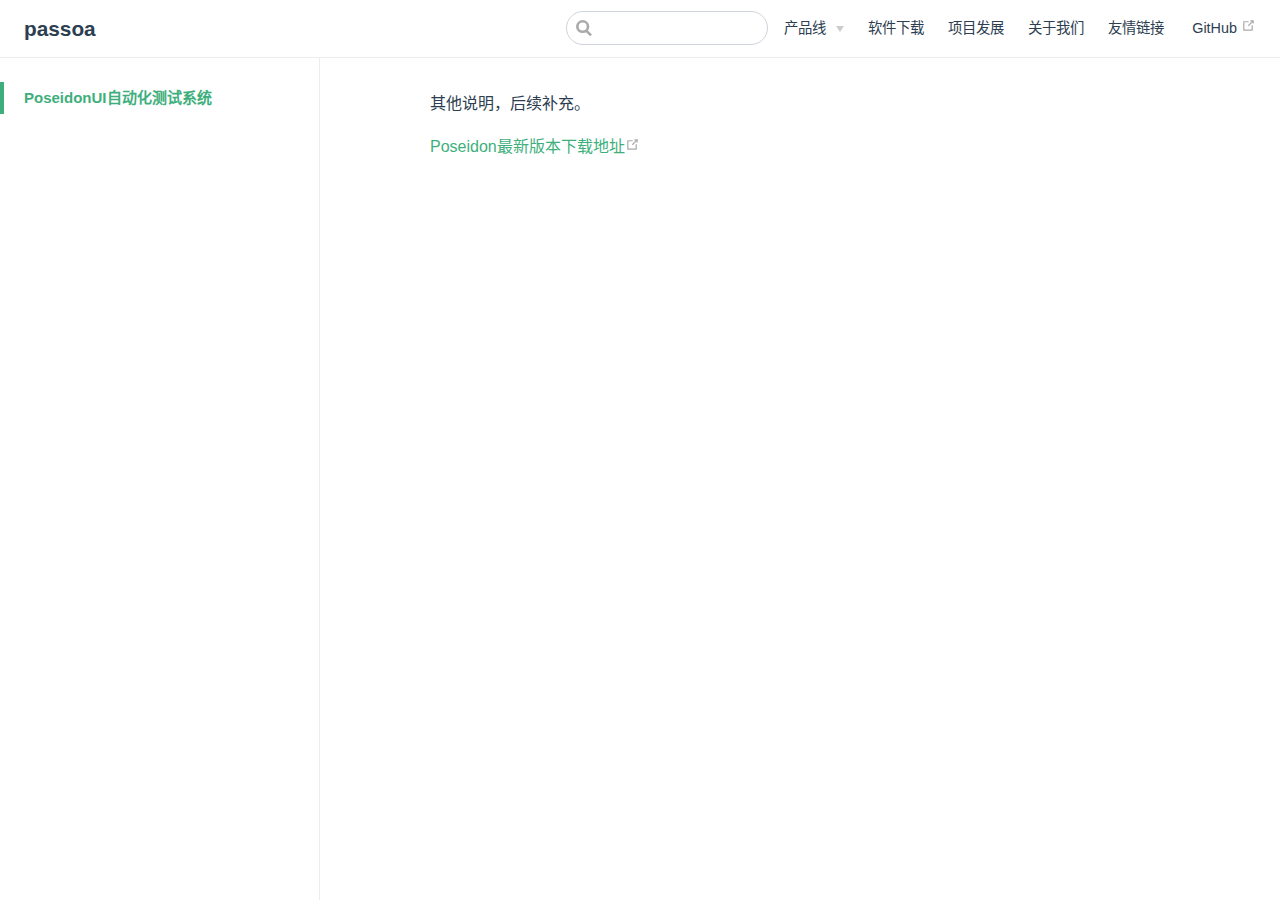
<file: blog/Poseidon/index.html>
<!DOCTYPE html>
<html lang="zh-CN">
  <head>
    <meta charset="utf-8">
    <meta name="viewport" content="width=device-width,initial-scale=1">
    <title>PoseidonUI自动化测试系统 | passoa</title>
    <meta name="description" content="Welcome to passoa group">
    <link rel="icon" href="/passoa.png">
  <link rel="manifest" href="/manifest.json">
  <meta name="theme-color" content="#3eaf7c">
  <meta name="apple-mobile-web-app-capable" content="yes">
  <meta name="apple-mobile-web-app-status-bar-style" content="black">
  <link rel="apple-touch-icon" href="/icons/apple-touch-icon-152x152.png">
  <link rel="mask-icon" href="/icons/safari-pinned-tab.svg" color="#3eaf7c">
  <meta name="msapplication-TileImage" content="/icons/msapplication-icon-144x144.png">
  <meta name="msapplication-TileColor" content="#000000">
    
    <link rel="preload" href="/assets/css/0.styles.32ec5580.css" as="style"><link rel="preload" href="/assets/js/app.89ef60ff.js" as="script"><link rel="preload" href="/assets/js/12.2cb93a05.js" as="script"><link rel="prefetch" href="/assets/js/6.a6fca171.js"><link rel="prefetch" href="/assets/js/2.2a1d5c6c.js"><link rel="prefetch" href="/assets/js/3.c2946946.js"><link rel="prefetch" href="/assets/js/4.be4c049f.js"><link rel="prefetch" href="/assets/js/5.0f26de18.js"><link rel="prefetch" href="/assets/js/7.c9624dcc.js"><link rel="prefetch" href="/assets/js/8.ad866951.js"><link rel="prefetch" href="/assets/js/9.bed7eb85.js"><link rel="prefetch" href="/assets/js/10.77f06cbc.js"><link rel="prefetch" href="/assets/js/11.412ef3a7.js"><link rel="prefetch" href="/assets/js/13.6a711609.js"><link rel="prefetch" href="/assets/js/14.34102619.js">
    <link rel="stylesheet" href="/assets/css/0.styles.32ec5580.css">
  </head>
  <body>
    <div id="app" data-server-rendered="true"><div class="theme-container"><header class="navbar"><div class="sidebar-button"><svg xmlns="http://www.w3.org/2000/svg" aria-hidden="true" role="img" viewBox="0 0 448 512" class="icon"><path fill="currentColor" d="M436 124H12c-6.627 0-12-5.373-12-12V80c0-6.627 5.373-12 12-12h424c6.627 0 12 5.373 12 12v32c0 6.627-5.373 12-12 12zm0 160H12c-6.627 0-12-5.373-12-12v-32c0-6.627 5.373-12 12-12h424c6.627 0 12 5.373 12 12v32c0 6.627-5.373 12-12 12zm0 160H12c-6.627 0-12-5.373-12-12v-32c0-6.627 5.373-12 12-12h424c6.627 0 12 5.373 12 12v32c0 6.627-5.373 12-12 12z"></path></svg></div> <a href="/" class="home-link router-link-active"><!----> <span class="site-name">passoa</span></a> <div class="links" style="max-width:nullpx;"><div class="search-box"><input aria-label="Search" autocomplete="off" spellcheck="false" value=""> <!----></div> <nav class="nav-links can-hide"><div class="nav-item"><div class="dropdown-wrapper"><a class="dropdown-title"><span class="title">产品线</span> <span class="arrow right"></span></a> <ul class="nav-dropdown" style="display:none;"><li class="dropdown-item"><!----> <a href="/blog/Mura/" class="nav-link">Mura</a></li><li class="dropdown-item"><!----> <a href="/blog/Poseidon/" class="nav-link router-link-exact-active router-link-active">Poseidon</a></li><li class="dropdown-item"><!----> <a href="/blog/Cactus/" class="nav-link">Cactus</a></li></ul></div></div><div class="nav-item"><a href="/download/" class="nav-link">软件下载</a></div><div class="nav-item"><a href="/project/" class="nav-link">项目发展</a></div><div class="nav-item"><a href="/about/" class="nav-link">关于我们</a></div><div class="nav-item"><a href="/friends/" class="nav-link">友情链接</a></div> <a href="https://github.com/losper" target="_blank" rel="noopener noreferrer" class="repo-link">
    GitHub
    <svg xmlns="http://www.w3.org/2000/svg" aria-hidden="true" x="0px" y="0px" viewBox="0 0 100 100" width="15" height="15" class="icon outbound"><path fill="currentColor" d="M18.8,85.1h56l0,0c2.2,0,4-1.8,4-4v-32h-8v28h-48v-48h28v-8h-32l0,0c-2.2,0-4,1.8-4,4v56C14.8,83.3,16.6,85.1,18.8,85.1z"></path> <polygon fill="currentColor" points="45.7,48.7 51.3,54.3 77.2,28.5 77.2,37.2 85.2,37.2 85.2,14.9 62.8,14.9 62.8,22.9 71.5,22.9"></polygon></svg></a></nav></div></header> <div class="sidebar-mask"></div> <div class="sidebar"><nav class="nav-links"><div class="nav-item"><div class="dropdown-wrapper"><a class="dropdown-title"><span class="title">产品线</span> <span class="arrow right"></span></a> <ul class="nav-dropdown" style="display:none;"><li class="dropdown-item"><!----> <a href="/blog/Mura/" class="nav-link">Mura</a></li><li class="dropdown-item"><!----> <a href="/blog/Poseidon/" class="nav-link router-link-exact-active router-link-active">Poseidon</a></li><li class="dropdown-item"><!----> <a href="/blog/Cactus/" class="nav-link">Cactus</a></li></ul></div></div><div class="nav-item"><a href="/download/" class="nav-link">软件下载</a></div><div class="nav-item"><a href="/project/" class="nav-link">项目发展</a></div><div class="nav-item"><a href="/about/" class="nav-link">关于我们</a></div><div class="nav-item"><a href="/friends/" class="nav-link">友情链接</a></div> <a href="https://github.com/losper" target="_blank" rel="noopener noreferrer" class="repo-link">
    GitHub
    <svg xmlns="http://www.w3.org/2000/svg" aria-hidden="true" x="0px" y="0px" viewBox="0 0 100 100" width="15" height="15" class="icon outbound"><path fill="currentColor" d="M18.8,85.1h56l0,0c2.2,0,4-1.8,4-4v-32h-8v28h-48v-48h28v-8h-32l0,0c-2.2,0-4,1.8-4,4v56C14.8,83.3,16.6,85.1,18.8,85.1z"></path> <polygon fill="currentColor" points="45.7,48.7 51.3,54.3 77.2,28.5 77.2,37.2 85.2,37.2 85.2,14.9 62.8,14.9 62.8,22.9 71.5,22.9"></polygon></svg></a></nav>  <ul class="sidebar-links"><li><a href="/blog/Poseidon/" class="active sidebar-link">PoseidonUI自动化测试系统</a></li></ul> </div> <div class="page"> <div class="content"><p>其他说明，后续补充。</p> <p><a href="http://118.24.247.135:8007/share/CrvHdwup?dl=1" target="_blank" rel="noopener noreferrer">Poseidon最新版本下载地址<svg xmlns="http://www.w3.org/2000/svg" aria-hidden="true" x="0px" y="0px" viewBox="0 0 100 100" width="15" height="15" class="icon outbound"><path fill="currentColor" d="M18.8,85.1h56l0,0c2.2,0,4-1.8,4-4v-32h-8v28h-48v-48h28v-8h-32l0,0c-2.2,0-4,1.8-4,4v56C14.8,83.3,16.6,85.1,18.8,85.1z"></path> <polygon fill="currentColor" points="45.7,48.7 51.3,54.3 77.2,28.5 77.2,37.2 85.2,37.2 85.2,14.9 62.8,14.9 62.8,22.9 71.5,22.9"></polygon></svg></a></p></div> <!---->  <div class="vcomment"><div id="vcomments"></div></div></div> <!----></div></div>
    <script src="/assets/js/12.2cb93a05.js" defer></script><script src="/assets/js/app.89ef60ff.js" defer></script>
    <!-- <script>
      var _hmt = _hmt || [];
      (function() {
        var hm = document.createElement("script");
        hm.src = "https://hm.baidu.com/hm.js?c3446600de53c605ba4f6c792e47dff9";
        var s = document.getElementsByTagName("script")[0];
        s.parentNode.insertBefore(hm, s);
      })();
    </script> -->
  </body>
</html>
</file>
<file: assets/css/0.styles.32ec5580.css>
.home{padding:3.6rem 2rem 0;max-width:960px;margin:0 auto}.home .hero{text-align:center}.home .hero img{max-height:280px;display:block;margin:3rem auto 1.5rem}.home .hero h1{font-size:3rem}.home .hero .action,.home .hero .description,.home .hero h1{margin:1.8rem auto}.home .hero .description{max-width:35rem;font-size:1.6rem;line-height:1.3;color:#6a8bad}.home .hero .action-button{display:inline-block;font-size:1.2rem;color:#fff;background-color:#3eaf7c;padding:.8rem 1.6rem;border-radius:4px;transition:background-color .1s ease;box-sizing:border-box;border-bottom:1px solid #389d70}.home .hero .action-button:hover{background-color:#4abf8a}.home .features{border-top:1px solid #eaecef;padding:1.2rem 0;margin-top:2.5rem;display:flex;flex-wrap:wrap;align-items:flex-start;align-content:stretch;justify-content:space-between}.home .feature{flex-grow:1;flex-basis:30%;max-width:30%}.home .feature h2{font-size:1.4rem;font-weight:500;border-bottom:none;padding-bottom:0;color:#3a5169}.home .feature p{color:#4e6e8e}.home .footer{padding:2.5rem;border-top:1px solid #eaecef;text-align:center;color:#4e6e8e}@media (max-width:719px){.home .features{flex-direction:column}.home .feature{max-width:100%;padding:0 2.5rem}}@media (max-width:419px){.home{padding-left:1.5rem;padding-right:1.5rem}.home .hero img{max-height:210px;margin:2rem auto 1.2rem}.home .hero h1{font-size:2rem}.home .hero .action,.home .hero .description,.home .hero h1{margin:1.2rem auto}.home .hero .description{font-size:1.2rem}.home .hero .action-button{font-size:1rem;padding:.6rem 1.2rem}.home .feature h2{font-size:1.25rem}}.sidebar-button{display:none;width:1.25rem;height:1.25rem;position:absolute;padding:.6rem;top:.6rem;left:1rem}.sidebar-button .icon{display:block;width:1.25rem;height:1.25rem}@media (max-width:719px){.sidebar-button{display:block}}.search-box{display:inline-block;position:relative;margin-right:1rem}.search-box input{cursor:text;width:10rem;color:#4e6e8e;display:inline-block;border:1px solid #cfd4db;border-radius:2rem;font-size:.9rem;line-height:2rem;padding:0 .5rem 0 2rem;outline:none;transition:all .2s ease;background:#fff url(/assets/img/search.83621669.svg) .6rem .5rem no-repeat;background-size:1rem}.search-box input:focus{cursor:auto;border-color:#3eaf7c}.search-box .suggestions{background:#fff;width:20rem;position:absolute;top:1.5rem;border:1px solid #cfd4db;border-radius:6px;padding:.4rem;list-style-type:none}.search-box .suggestions.align-right{right:0}.search-box .suggestion{line-height:1.4;padding:.4rem .6rem;border-radius:4px;cursor:pointer}.search-box .suggestion a{white-space:normal;color:#5d82a6}.search-box .suggestion a .page-title{font-weight:600}.search-box .suggestion a .header{font-size:.9em;margin-left:.25em}.search-box .suggestion.focused{background-color:#f3f4f5}.search-box .suggestion.focused a{color:#3eaf7c}@media (max-width:959px){.search-box input{cursor:pointer;width:0;border-color:transparent;position:relative}.search-box input:focus{cursor:text;left:0;width:10rem}}@media (max-width:959px) and (min-width:719px){.search-box .suggestions{left:0}}@media (max-width:719px){.search-box{margin-right:0}.search-box input{left:1rem}.search-box .suggestions{right:0}}@media (max-width:419px){.search-box .suggestions{width:calc(100vw - 4rem)}.search-box input:focus{width:8rem}}.dropdown-enter,.dropdown-leave-to{height:0!important}.dropdown-wrapper{cursor:pointer}.dropdown-wrapper .dropdown-title{display:block}.dropdown-wrapper .dropdown-title:hover{border-color:transparent}.dropdown-wrapper .dropdown-title .arrow{vertical-align:middle;margin-top:-1px;margin-left:.4rem}.dropdown-wrapper .nav-dropdown .dropdown-item{color:inherit;line-height:1.7rem}.dropdown-wrapper .nav-dropdown .dropdown-item h4{margin:.45rem 0 0;border-top:1px solid #eee;padding:.45rem 1.5rem 0 1.25rem}.dropdown-wrapper .nav-dropdown .dropdown-item .dropdown-subitem-wrapper{padding:0;list-style:none}.dropdown-wrapper .nav-dropdown .dropdown-item .dropdown-subitem-wrapper .dropdown-subitem{font-size:.9em}.dropdown-wrapper .nav-dropdown .dropdown-item a{display:block;line-height:1.7rem;position:relative;border-bottom:none;font-weight:400;margin-bottom:0;padding:0 1.5rem 0 1.25rem}.dropdown-wrapper .nav-dropdown .dropdown-item a.router-link-active,.dropdown-wrapper .nav-dropdown .dropdown-item a:hover{color:#3eaf7c}.dropdown-wrapper .nav-dropdown .dropdown-item a.router-link-active:after{content:"";width:0;height:0;border-left:5px solid #3eaf7c;border-top:3px solid transparent;border-bottom:3px solid transparent;position:absolute;top:calc(1rem - 2px);left:9px}.dropdown-wrapper .nav-dropdown .dropdown-item:first-child h4{margin-top:0;padding-top:0;border-top:0}@media (max-width:719px){.dropdown-wrapper.open .dropdown-title{margin-bottom:.5rem}.dropdown-wrapper .nav-dropdown{transition:height .1s ease-out;overflow:hidden}.dropdown-wrapper .nav-dropdown .dropdown-item h4{border-top:0;margin-top:0;padding-top:0}.dropdown-wrapper .nav-dropdown .dropdown-item>a,.dropdown-wrapper .nav-dropdown .dropdown-item h4{font-size:15px;line-height:2rem}.dropdown-wrapper .nav-dropdown .dropdown-item .dropdown-subitem{font-size:14px;padding-left:1rem}}@media (min-width:719px){.dropdown-wrapper{height:1.8rem}.dropdown-wrapper:hover .nav-dropdown{display:block!important}.dropdown-wrapper .dropdown-title .arrow{border-left:4px solid transparent;border-right:4px solid transparent;border-top:6px solid #ccc;border-bottom:0}.dropdown-wrapper .nav-dropdown{display:none;height:auto!important;box-sizing:border-box;max-height:calc(100vh - 2.7rem);overflow-y:auto;position:absolute;top:100%;right:0;background-color:#fff;padding:.6rem 0;border:1px solid #ddd;border-bottom-color:#ccc;text-align:left;border-radius:.25rem;white-space:nowrap;margin:0}}.nav-links{display:inline-block}.nav-links a{line-height:1.4rem;color:inherit}.nav-links a.router-link-active,.nav-links a:hover{color:#3eaf7c}.nav-links .nav-item{position:relative;display:inline-block;margin-left:1.5rem;line-height:2rem}.nav-links .nav-item:first-child{margin-left:0}.nav-links .repo-link{margin-left:1.5rem}@media (max-width:719px){.nav-links .nav-item,.nav-links .repo-link{margin-left:0}}@media (min-width:719px){.nav-links a.router-link-active,.nav-links a:hover{color:#2c3e50}.nav-item>a:not(.external).router-link-active,.nav-item>a:not(.external):hover{margin-bottom:-2px;border-bottom:2px solid #46bd87}}.navbar{padding:.7rem 1.5rem;line-height:2.2rem;position:relative}.navbar a,.navbar img,.navbar span{display:inline-block}.navbar .logo{height:2.2rem;min-width:2.2rem;margin-right:.8rem;vertical-align:top}.navbar .site-name{font-size:1.3rem;font-weight:600;color:#2c3e50;position:relative}.navbar .links{padding-left:1.5rem;box-sizing:border-box;background-color:#fff;white-space:nowrap;font-size:.9rem;position:absolute;right:1.5rem;top:.7rem;display:flex}.navbar .links .search-box{flex:0 0 auto;vertical-align:top}.navbar .links .nav-links{flex:1}@media (max-width:719px){.navbar{padding-left:4rem}.navbar .can-hide{display:none}.navbar .links{padding-left:1.5rem}}#vcomments{width:68%;padding:10px;display:block;margin-left:auto;margin-right:auto}.page-edit,.page-nav{max-width:740px;margin:0 auto;padding:2rem 2.5rem}@media (max-width:959px){.page-edit,.page-nav{padding:2rem}}@media (max-width:419px){.page-edit,.page-nav{padding:1.5rem}}.page{padding-bottom:2rem}.page-edit{padding-top:1rem;padding-bottom:1rem;overflow:auto}.page-edit .edit-link{display:inline-block}.page-edit .edit-link a{color:#4e6e8e;margin-right:.25rem}.page-edit .last-updated{float:right;font-size:.9em}.page-edit .last-updated .prefix{font-weight:500;color:#4e6e8e}.page-edit .last-updated .time{font-weight:400;color:#aaa}.page-nav{padding-top:1rem;padding-bottom:0}.page-nav .inner{min-height:2rem;margin-top:0;border-top:1px solid #eaecef;padding-top:1rem;overflow:auto}.page-nav .next{float:right}@media (max-width:719px){.page-edit .edit-link{margin-bottom:.5rem}.page-edit .last-updated{font-size:.8em;float:none;text-align:left}}.sidebar .sidebar-sub-headers{padding-left:1rem;font-size:.95em}a.sidebar-link{font-weight:400;display:inline-block;color:#2c3e50;border-left:.25rem solid transparent;padding:.35rem 1rem .35rem 1.25rem;line-height:1.4;width:100%;box-sizing:border-box}a.sidebar-link:hover{color:#3eaf7c}a.sidebar-link.active{font-weight:600;color:#3eaf7c;border-left-color:#3eaf7c}.sidebar-group a.sidebar-link{padding-left:2rem}.sidebar-sub-headers a.sidebar-link{padding-top:.25rem;padding-bottom:.25rem;border-left:none}.sidebar-sub-headers a.sidebar-link.active{font-weight:500}.sidebar-group:not(.first){margin-top:1em}.sidebar-group .sidebar-group{padding-left:.5em}.sidebar-group:not(.collapsable) .sidebar-heading{cursor:auto;color:inherit}.sidebar-heading{color:#999;transition:color .15s ease;cursor:pointer;font-size:1.1em;font-weight:700;padding:0 1.5rem;margin-top:0;margin-bottom:.5rem}.sidebar-heading.open,.sidebar-heading:hover{color:inherit}.sidebar-heading .arrow{position:relative;top:-.12em;left:.5em}.sidebar-heading:.open .arrow{top:-.18em}.sidebar-group-items{transition:height .1s ease-out;overflow:hidden}.sidebar ul{padding:0;margin:0;list-style-type:none}.sidebar a{display:inline-block}.sidebar .nav-links{display:none;border-bottom:1px solid #eaecef;padding:.5rem 0 .75rem 0}.sidebar .nav-links a{font-weight:600}.sidebar .nav-links .nav-item,.sidebar .nav-links .repo-link{display:block;line-height:1.25rem;font-size:1.1em;padding:.5rem 0 .5rem 1.5rem}.sidebar .sidebar-links{padding:1.5rem 0}@media (max-width:719px){.sidebar .nav-links{display:block}.sidebar .nav-links .dropdown-wrapper .nav-dropdown .dropdown-item a.router-link-active:after{top:calc(1rem - 2px)}.sidebar .sidebar-links{padding:1rem 0}}.sw-update-popup{position:fixed;right:1em;bottom:1em;padding:1em;border:1px solid #3eaf7c;border-radius:3px;background:#fff;box-shadow:0 4px 16px rgba(0,0,0,.5);text-align:center}.sw-update-popup button{margin-top:.5em;padding:.25em 2em}.sw-update-popup-enter-active,.sw-update-popup-leave-active{transition:opacity .3s,transform .3s}.sw-update-popup-enter,.sw-update-popup-leave-to{opacity:0;transform:translateY(50%) scale(.5)}code[class*=language-],pre[class*=language-]{color:#ccc;background:none;font-family:Consolas,Monaco,Andale Mono,Ubuntu Mono,monospace;text-align:left;white-space:pre;word-spacing:normal;word-break:normal;word-wrap:normal;line-height:1.5;-moz-tab-size:4;-o-tab-size:4;tab-size:4;-webkit-hyphens:none;-ms-hyphens:none;hyphens:none}pre[class*=language-]{padding:1em;margin:.5em 0;overflow:auto}:not(pre)>code[class*=language-],pre[class*=language-]{background:#2d2d2d}:not(pre)>code[class*=language-]{padding:.1em;border-radius:.3em;white-space:normal}.token.block-comment,.token.cdata,.token.comment,.token.doctype,.token.prolog{color:#999}.token.punctuation{color:#ccc}.token.attr-name,.token.deleted,.token.namespace,.token.tag{color:#e2777a}.token.function-name{color:#6196cc}.token.boolean,.token.function,.token.number{color:#f08d49}.token.class-name,.token.constant,.token.property,.token.symbol{color:#f8c555}.token.atrule,.token.builtin,.token.important,.token.keyword,.token.selector{color:#cc99cd}.token.attr-value,.token.char,.token.regex,.token.string,.token.variable{color:#7ec699}.token.entity,.token.operator,.token.url{color:#67cdcc}.token.bold,.token.important{font-weight:700}.token.italic{font-style:italic}.token.entity{cursor:help}.token.inserted{color:green}#nprogress{pointer-events:none}#nprogress .bar{background:#3eaf7c;position:fixed;z-index:1031;top:0;left:0;width:100%;height:2px}#nprogress .peg{display:block;position:absolute;right:0;width:100px;height:100%;box-shadow:0 0 10px #3eaf7c,0 0 5px #3eaf7c;opacity:1;transform:rotate(3deg) translateY(-4px)}#nprogress .spinner{display:block;position:fixed;z-index:1031;top:15px;right:15px}#nprogress .spinner-icon{width:18px;height:18px;box-sizing:border-box;border:2px solid transparent;border-top-color:#3eaf7c;border-left-color:#3eaf7c;border-radius:50%;animation:nprogress-spinner .4s linear infinite}.nprogress-custom-parent{overflow:hidden;position:relative}.nprogress-custom-parent #nprogress .bar,.nprogress-custom-parent #nprogress .spinner{position:absolute}@keyframes nprogress-spinner{0%{transform:rotate(0deg)}to{transform:rotate(1turn)}}.content code{color:#476582;padding:.25rem .5rem;margin:0;font-size:.85em;background-color:rgba(27,31,35,.05);border-radius:3px}.content pre,.content pre[class*=language-]{line-height:1.4;padding:1.25rem 1.5rem;margin:.85rem 0;background-color:#282c34;border-radius:6px;overflow:auto}.content pre[class*=language-] code,.content pre code{color:#fff;padding:0;background-color:transparent;border-radius:0}div[class*=language-]{position:relative;background-color:#282c34;border-radius:6px}div[class*=language-] .highlight-lines{-webkit-user-select:none;-moz-user-select:none;-ms-user-select:none;user-select:none;padding-top:1.3rem;position:absolute;top:0;left:0;width:100%;line-height:1.4}div[class*=language-] .highlight-lines .highlighted{background-color:rgba(0,0,0,.66)}div[class*=language-] pre,div[class*=language-] pre[class*=language-]{background:transparent;position:relative;z-index:1}div[class*=language-]:before{position:absolute;z-index:3;top:.8em;right:1em;font-size:.75rem;color:hsla(0,0%,100%,.4)}div[class*=language-]:not(.line-numbers-mode) .line-numbers-wrapper{display:none}div[class*=language-].line-numbers-mode .highlight-lines .highlighted{position:relative}div[class*=language-].line-numbers-mode .highlight-lines .highlighted:before{content:" ";position:absolute;z-index:3;left:0;top:0;display:block;width:3.5rem;height:100%;background-color:rgba(0,0,0,.66)}div[class*=language-].line-numbers-mode pre{padding-left:4.5rem;vertical-align:middle}div[class*=language-].line-numbers-mode .line-numbers-wrapper{position:absolute;top:0;width:3.5rem;text-align:center;color:hsla(0,0%,100%,.3);padding:1.25rem 0;line-height:1.4}div[class*=language-].line-numbers-mode .line-numbers-wrapper .line-number,div[class*=language-].line-numbers-mode .line-numbers-wrapper br{-webkit-user-select:none;-moz-user-select:none;-ms-user-select:none;user-select:none}div[class*=language-].line-numbers-mode .line-numbers-wrapper .line-number{position:relative;z-index:4;font-size:.85em}div[class*=language-].line-numbers-mode:after{content:"";position:absolute;z-index:2;top:0;left:0;width:3.5rem;height:100%;border-radius:6px 0 0 6px;border-right:1px solid rgba(0,0,0,.66);background-color:#282c34}div[class~=language-js]:before{content:"js"}div[class~=language-ts]:before{content:"ts"}div[class~=language-html]:before{content:"html"}div[class~=language-md]:before{content:"md"}div[class~=language-vue]:before{content:"vue"}div[class~=language-css]:before{content:"css"}div[class~=language-sass]:before{content:"sass"}div[class~=language-scss]:before{content:"scss"}div[class~=language-less]:before{content:"less"}div[class~=language-stylus]:before{content:"stylus"}div[class~=language-go]:before{content:"go"}div[class~=language-java]:before{content:"java"}div[class~=language-c]:before{content:"c"}div[class~=language-sh]:before{content:"sh"}div[class~=language-yaml]:before{content:"yaml"}div[class~=language-py]:before{content:"py"}div[class~=language-javascript]:before{content:"js"}div[class~=language-typescript]:before{content:"ts"}div[class~=language-markup]:before{content:"html"}div[class~=language-markdown]:before{content:"md"}div[class~=language-json]:before{content:"json"}div[class~=language-ruby]:before{content:"rb"}div[class~=language-python]:before{content:"py"}div[class~=language-bash]:before{content:"sh"}.custom-block .custom-block-title{font-weight:600;margin-bottom:-.4rem}.custom-block.danger,.custom-block.tip,.custom-block.warning{padding:.1rem 1.5rem;border-left-width:.5rem;border-left-style:solid;margin:1rem 0}.custom-block.tip{background-color:#f3f5f7;border-color:#42b983}.custom-block.warning{background-color:rgba(255,229,100,.3);border-color:#e7c000;color:#6b5900}.custom-block.warning .custom-block-title{color:#b29400}.custom-block.warning a{color:#2c3e50}.custom-block.danger{background-color:#ffe6e6;border-color:#c00;color:#4d0000}.custom-block.danger .custom-block-title{color:#900}.custom-block.danger a{color:#2c3e50}.arrow{display:inline-block;width:0;height:0}.arrow.up{border-bottom:6px solid #ccc}.arrow.down,.arrow.up{border-left:4px solid transparent;border-right:4px solid transparent}.arrow.down{border-top:6px solid #ccc}.arrow.right{border-left:6px solid #ccc}.arrow.left,.arrow.right{border-top:4px solid transparent;border-bottom:4px solid transparent}.arrow.left{border-right:6px solid #ccc}.content:not(.custom){max-width:740px;margin:0 auto;padding:2rem 2.5rem}@media (max-width:959px){.content:not(.custom){padding:2rem}}@media (max-width:419px){.content:not(.custom){padding:1.5rem}}.table-of-contents .badge{vertical-align:middle}body,html{padding:0;margin:0}body{font-family:-apple-system,BlinkMacSystemFont,Segoe UI,Roboto,Oxygen,Ubuntu,Cantarell,Fira Sans,Droid Sans,Helvetica Neue,sans-serif;-webkit-font-smoothing:antialiased;-moz-osx-font-smoothing:grayscale;font-size:16px;color:#2c3e50}.page{padding-left:20rem}.navbar{z-index:20;right:0;height:3.6rem;background-color:#fff;box-sizing:border-box;border-bottom:1px solid #eaecef}.navbar,.sidebar-mask{position:fixed;top:0;left:0}.sidebar-mask{z-index:9;width:100vw;height:100vh;display:none}.sidebar{font-size:15px;background-color:#fff;width:20rem;position:fixed;z-index:10;margin:0;top:3.6rem;left:0;bottom:0;box-sizing:border-box;border-right:1px solid #eaecef;overflow-y:auto}.content:not(.custom)>:first-child{margin-top:3.6rem}.content:not(.custom) a:hover{text-decoration:underline}.content:not(.custom) p.demo{padding:1rem 1.5rem;border:1px solid #ddd;border-radius:4px}.content:not(.custom) img{max-width:100%}.content.custom{padding:0;margin:0}.content.custom img{max-width:100%}a{font-weight:500;text-decoration:none}a,p a code{color:#3eaf7c}p a code{font-weight:400}kbd{background:#eee;border:.15rem solid #ddd;border-bottom:.25rem solid #ddd;border-radius:.15rem;padding:0 .15em}blockquote{font-size:1.2rem;color:#999;border-left:.25rem solid #dfe2e5;margin-left:0;padding-left:1rem}ol,ul{padding-left:1.2em}strong{font-weight:600}h1,h2,h3,h4,h5,h6{font-weight:600;line-height:1.25}.content:not(.custom)>h1,.content:not(.custom)>h2,.content:not(.custom)>h3,.content:not(.custom)>h4,.content:not(.custom)>h5,.content:not(.custom)>h6{margin-top:-3.1rem;padding-top:4.6rem;margin-bottom:0}.content:not(.custom)>h1:first-child,.content:not(.custom)>h2:first-child,.content:not(.custom)>h3:first-child,.content:not(.custom)>h4:first-child,.content:not(.custom)>h5:first-child,.content:not(.custom)>h6:first-child{margin-top:-1.5rem;margin-bottom:1rem}.content:not(.custom)>h1:first-child+.custom-block,.content:not(.custom)>h1:first-child+p,.content:not(.custom)>h1:first-child+pre,.content:not(.custom)>h2:first-child+.custom-block,.content:not(.custom)>h2:first-child+p,.content:not(.custom)>h2:first-child+pre,.content:not(.custom)>h3:first-child+.custom-block,.content:not(.custom)>h3:first-child+p,.content:not(.custom)>h3:first-child+pre,.content:not(.custom)>h4:first-child+.custom-block,.content:not(.custom)>h4:first-child+p,.content:not(.custom)>h4:first-child+pre,.content:not(.custom)>h5:first-child+.custom-block,.content:not(.custom)>h5:first-child+p,.content:not(.custom)>h5:first-child+pre,.content:not(.custom)>h6:first-child+.custom-block,.content:not(.custom)>h6:first-child+p,.content:not(.custom)>h6:first-child+pre{margin-top:2rem}h1:hover .header-anchor,h2:hover .header-anchor,h3:hover .header-anchor,h4:hover .header-anchor,h5:hover .header-anchor,h6:hover .header-anchor{opacity:1}h1{font-size:2.2rem}h2{font-size:1.65rem;padding-bottom:.3rem;border-bottom:1px solid #eaecef}h3{font-size:1.35rem}a.header-anchor{font-size:.85em;float:left;margin-left:-.87em;padding-right:.23em;margin-top:.125em;opacity:0}a.header-anchor:hover{text-decoration:none}.line-number,code,kbd{font-family:source-code-pro,Menlo,Monaco,Consolas,Courier New,monospace}ol,p,ul{line-height:1.7}hr{border:0;border-top:1px solid #eaecef}table{border-collapse:collapse;margin:1rem 0;display:block;overflow-x:auto}tr{border-top:1px solid #dfe2e5}tr:nth-child(2n){background-color:#f6f8fa}td,th{border:1px solid #dfe2e5;padding:.6em 1em}.custom-layout{padding-top:3.6rem}.theme-container.sidebar-open .sidebar-mask{display:block}.theme-container.no-navbar .content:not(.custom)>h1,.theme-container.no-navbar h2,.theme-container.no-navbar h3,.theme-container.no-navbar h4,.theme-container.no-navbar h5,.theme-container.no-navbar h6{margin-top:1.5rem;padding-top:0}.theme-container.no-navbar .sidebar{top:0}.theme-container.no-navbar .custom-layout{padding-top:0}@media (min-width:720px){.theme-container.no-sidebar .sidebar{display:none}.theme-container.no-sidebar .page{padding-left:0}}@media (max-width:959px){.sidebar{font-size:15px;width:16.4rem}.page{padding-left:16.4rem}}@media (max-width:719px){.sidebar{top:0;padding-top:3.6rem;transform:translateX(-100%);transition:transform .2s ease}.page{padding-left:0}.theme-container.sidebar-open .sidebar{transform:translateX(0)}.theme-container.no-navbar .sidebar{padding-top:0}}@media (max-width:419px){h1{font-size:1.9rem}.content div[class*=language-]{margin:.85rem -1.5rem;border-radius:0}}.carbon-ads{min-height:102px;padding:1.5rem 1.5rem 0;margin-bottom:-.5rem;font-size:.75rem}.carbon-ads a{color:#444;font-weight:400;display:inline}.carbon-ads .carbon-img{float:left;margin-right:1rem;border:1px solid #eaecef}.carbon-ads .carbon-img img{display:block}.carbon-ads .carbon-poweredby{color:#999;display:block;margin-top:.5em}@media (max-width:719px){.carbon-ads .carbon-img img{width:100px;height:77px}}.bsa-cpc-wrapper{font-size:.95rem;max-width:740px;margin:0 auto;padding:1rem 2rem 0;margin-bottom:-1rem}@media (max-width:419px){.bsa-cpc-wrapper{padding:0 1.5rem}}.bsa-cpc{font-size:.9em;background-color:#f8f8f8;border-radius:6px}.bsa-cpc a._default_{text-align:left;display:block;padding:10px 15px 12px;margin-bottom:20px;color:#666;font-weight:400;line-height:18px}.bsa-cpc a._default_ .default-image img{height:20px;border-radius:3px;vertical-align:middle;position:relative;top:-1px}.bsa-cpc a._default_ .default-title{font-weight:600}.bsa-cpc a._default_ .default-description:after{font-size:.85em;content:"Sponsored";color:#1c90f3;border:1px solid #1c90f3;border-radius:3px;padding:0 4px 1px;margin-left:6px}.bsa-cpc .default-ad{display:none}.bsa-cpc a._default_ .default-description,.bsa-cpc a._default_ .default-image,.bsa-cpc a._default_ .default-title{display:inline;vertical-align:middle;margin-right:6px}.icon.outbound{color:#aaa;display:inline-block}.badge[data-v-246e57a5]{display:inline-block;font-size:14px;height:18px;line-height:18px;border-radius:3px;padding:0 6px;color:#fff;margin-right:5px;background-color:#42b983}.badge.middle[data-v-246e57a5]{vertical-align:middle}.badge.top[data-v-246e57a5]{vertical-align:top}.badge.green[data-v-246e57a5],.badge.tip[data-v-246e57a5]{background-color:#42b983}.badge.error[data-v-246e57a5]{background-color:#da5961}.badge.warn[data-v-246e57a5],.badge.warning[data-v-246e57a5],.badge.yellow[data-v-246e57a5]{background-color:#e7c000}.bit-sponsor{font-weight:600;background-color:#f3f6f8;padding:.6em 1.2em;border-radius:8px;display:inline-block;margin:1em 0!important}.bit-sponsor a{color:#999}.bit-sponsor img{height:40px;margin-left:15px}.bit-sponsor img,.bit-sponsor span{vertical-align:middle}
</file>
